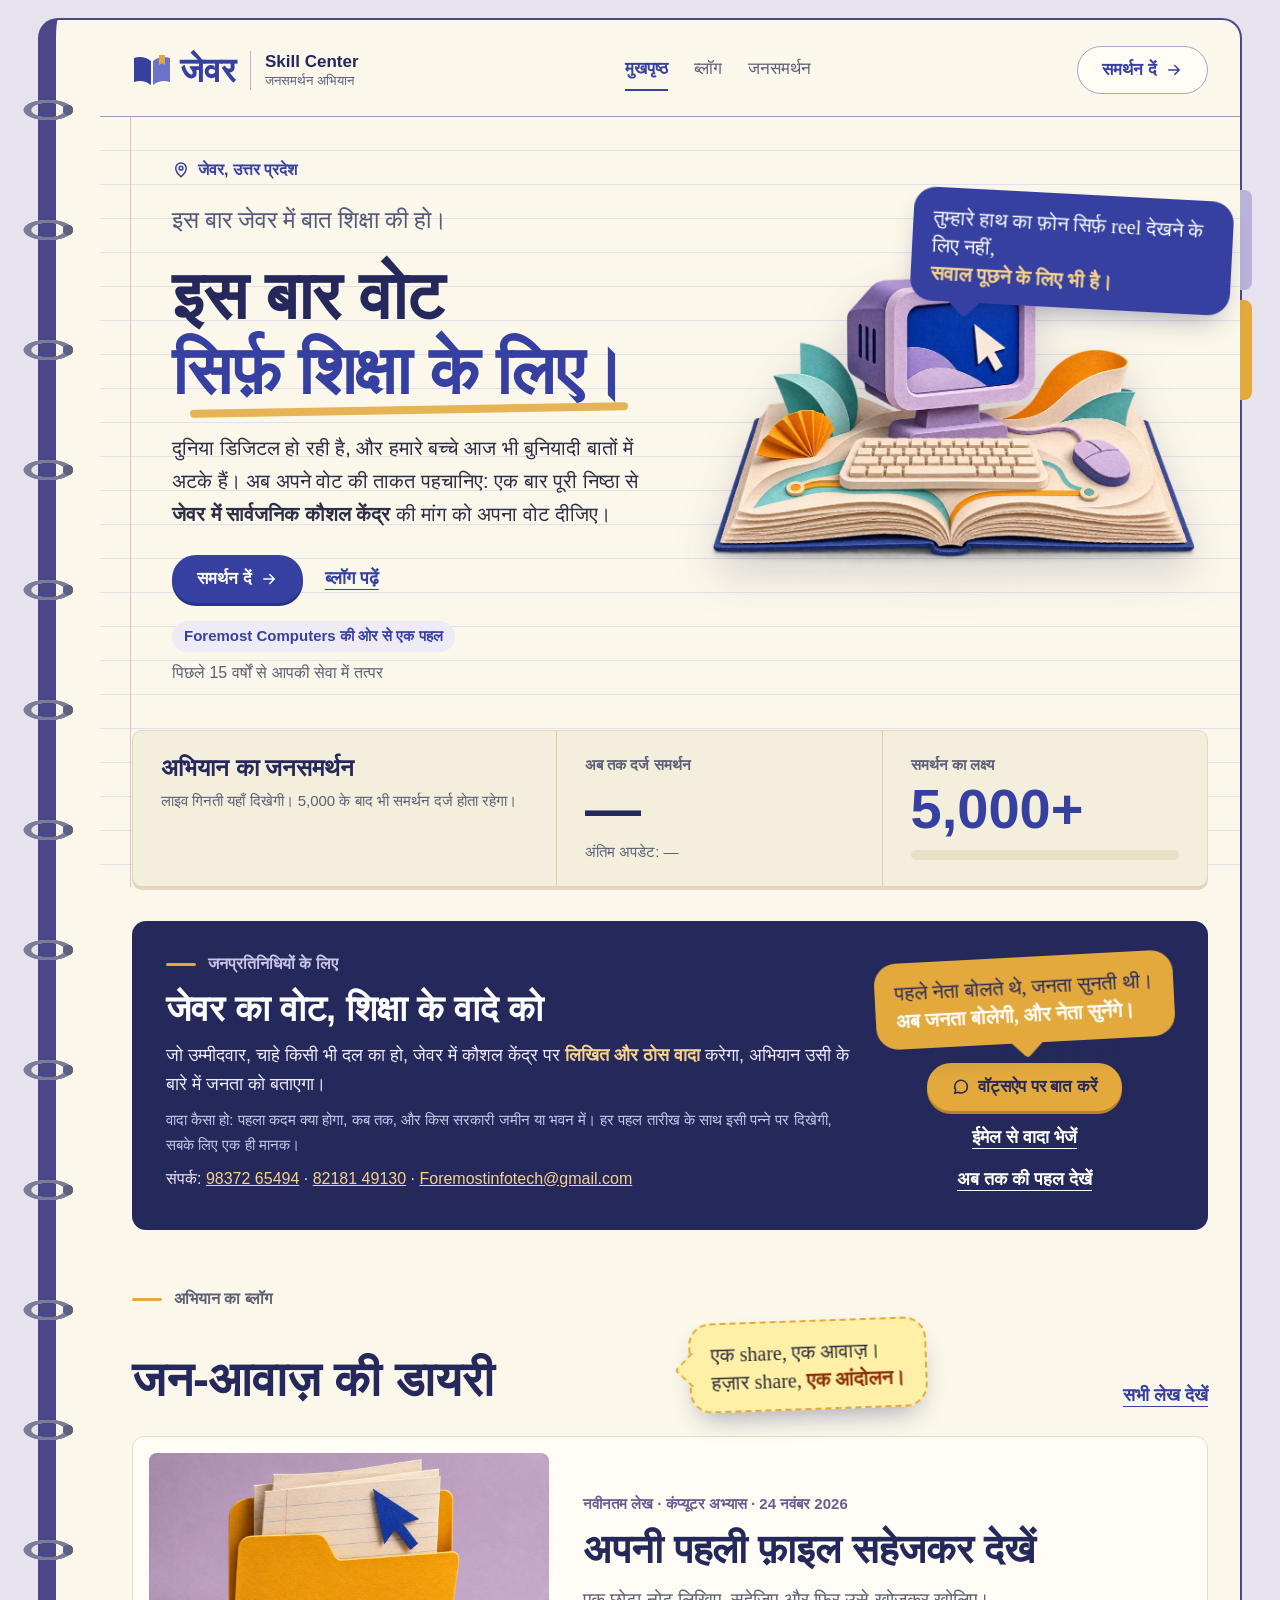
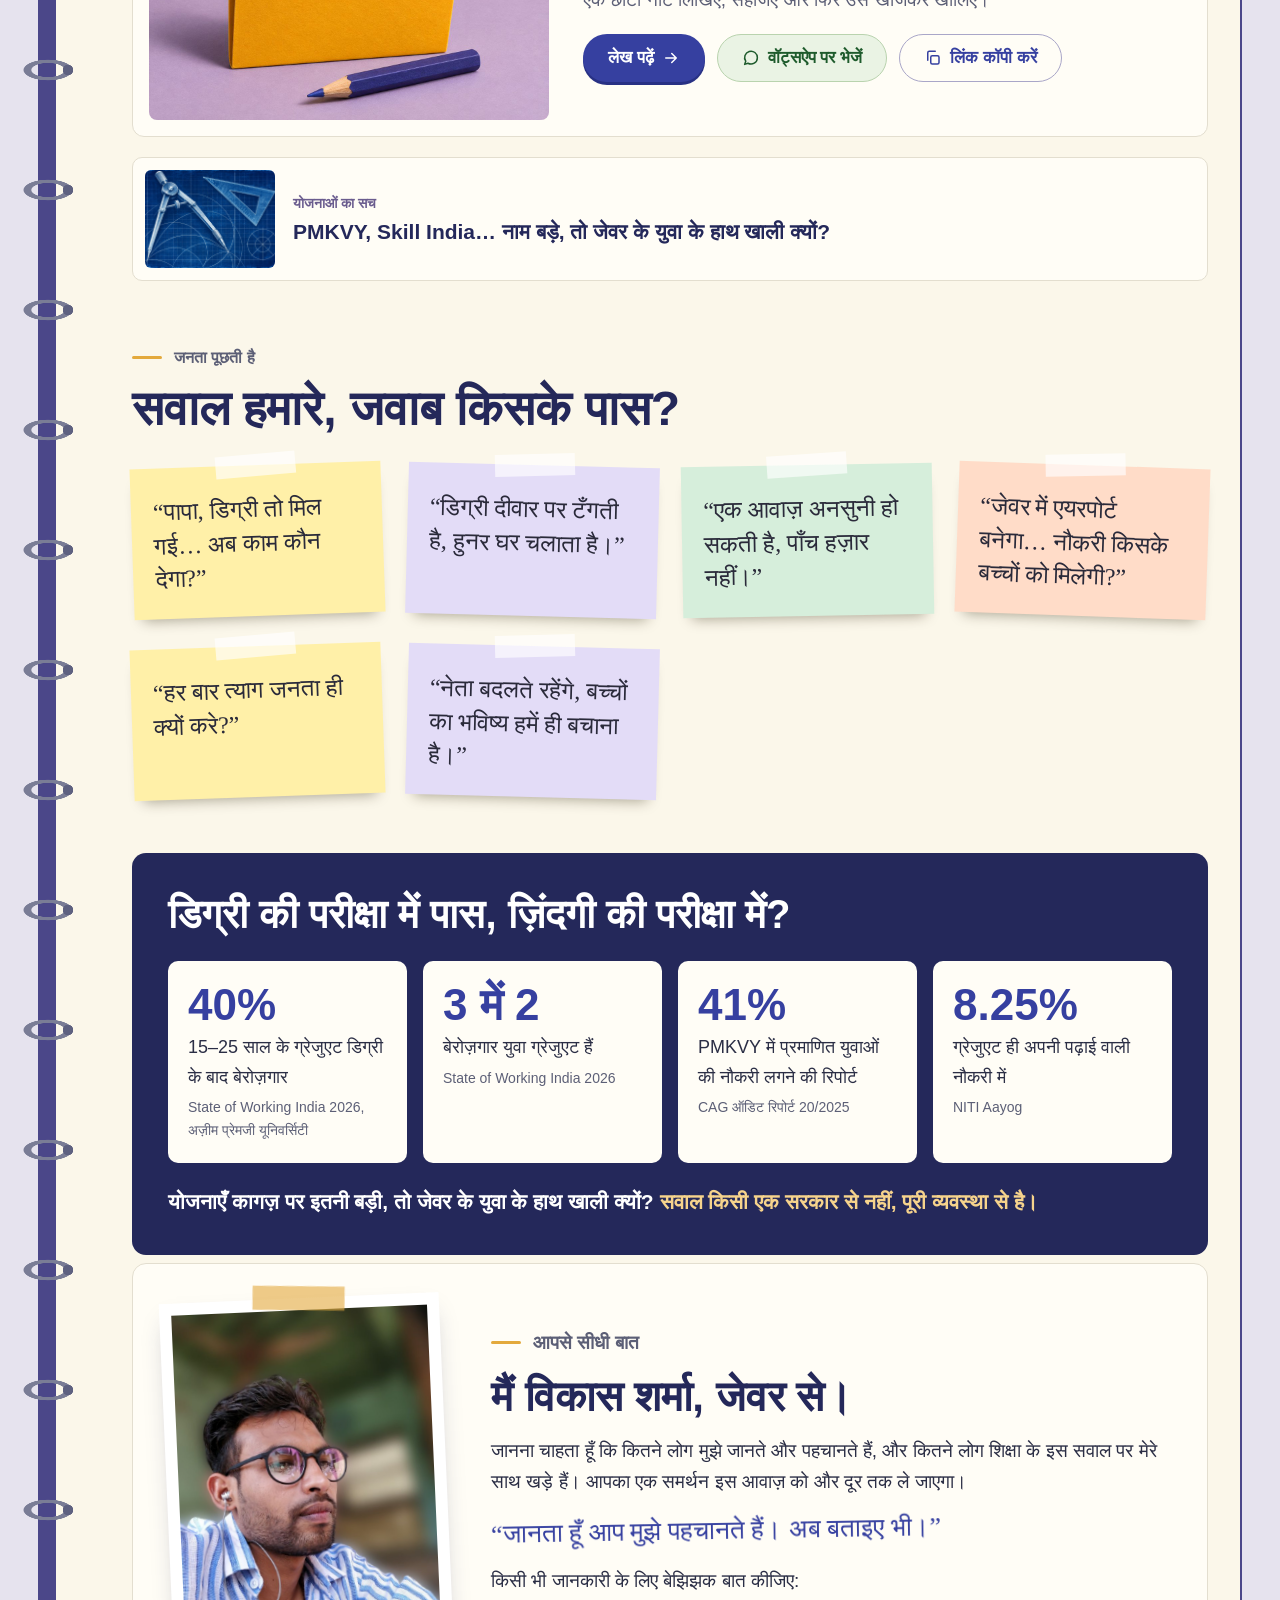
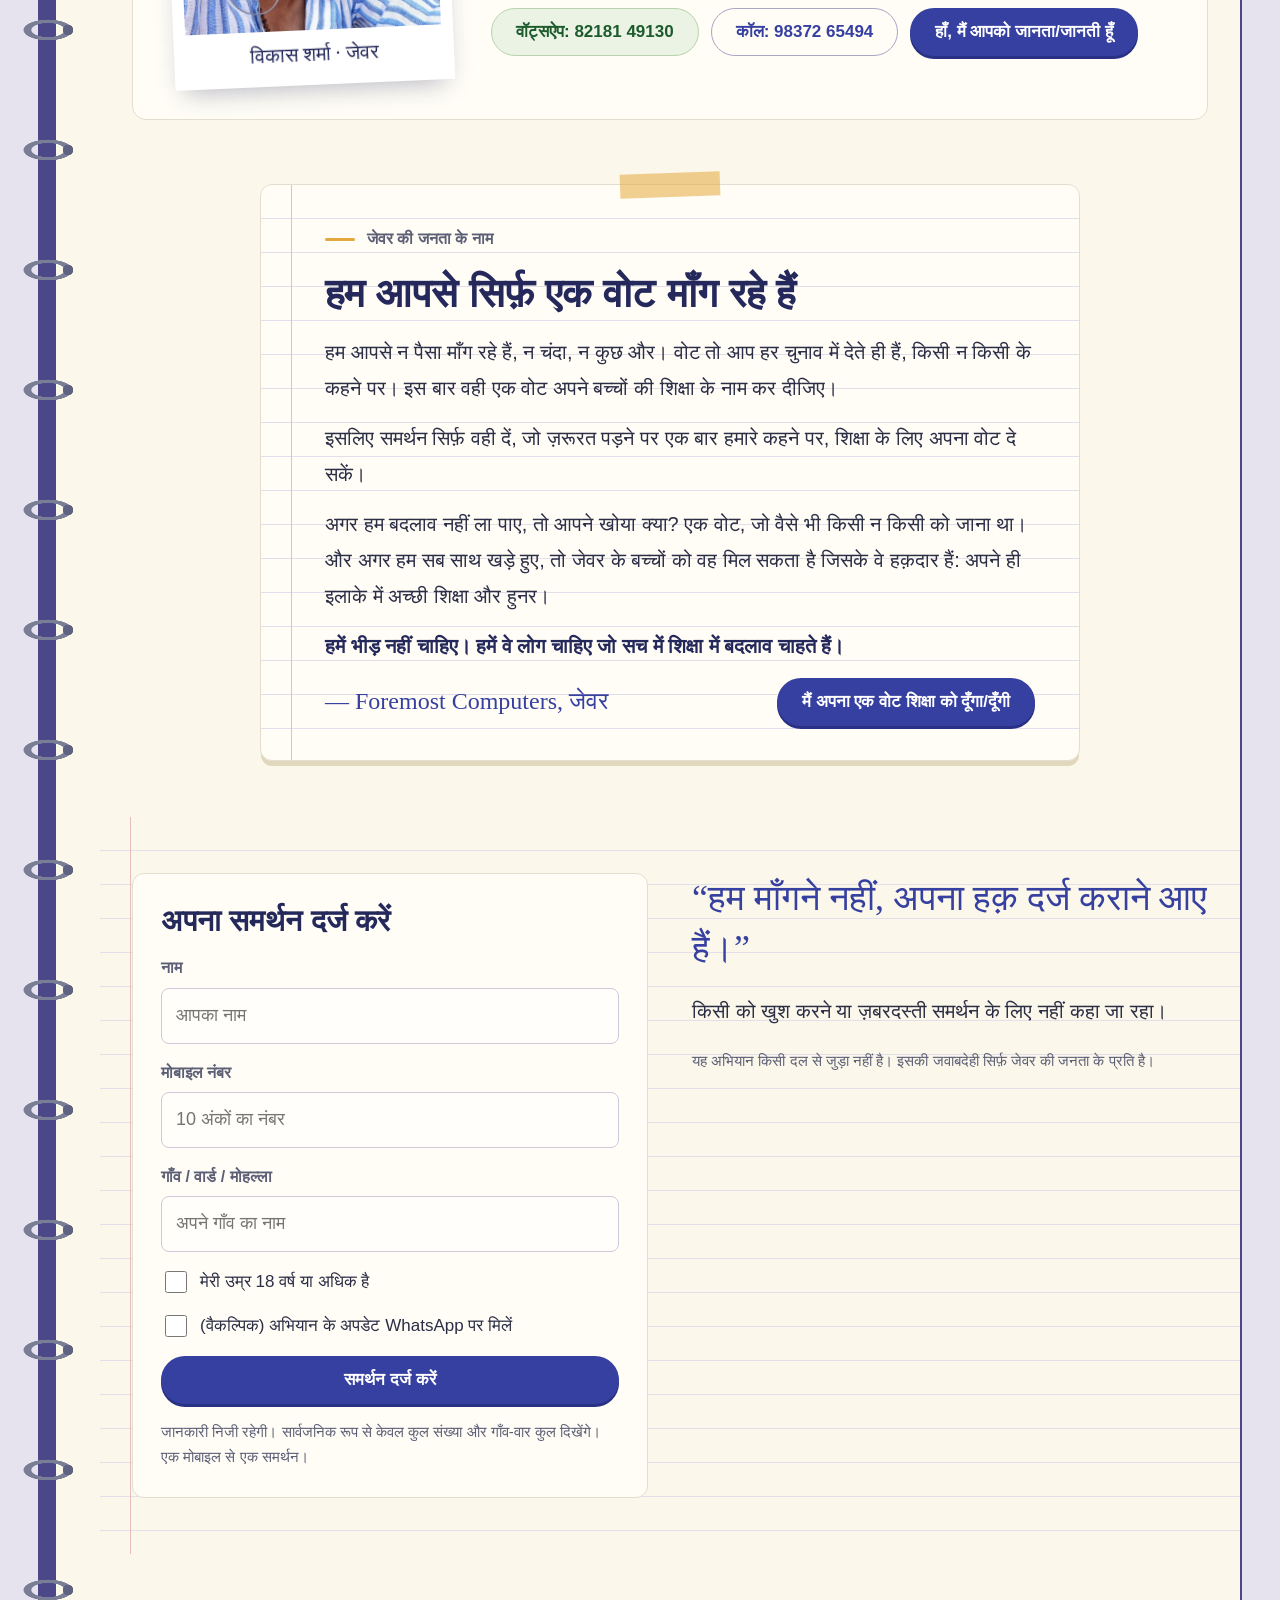
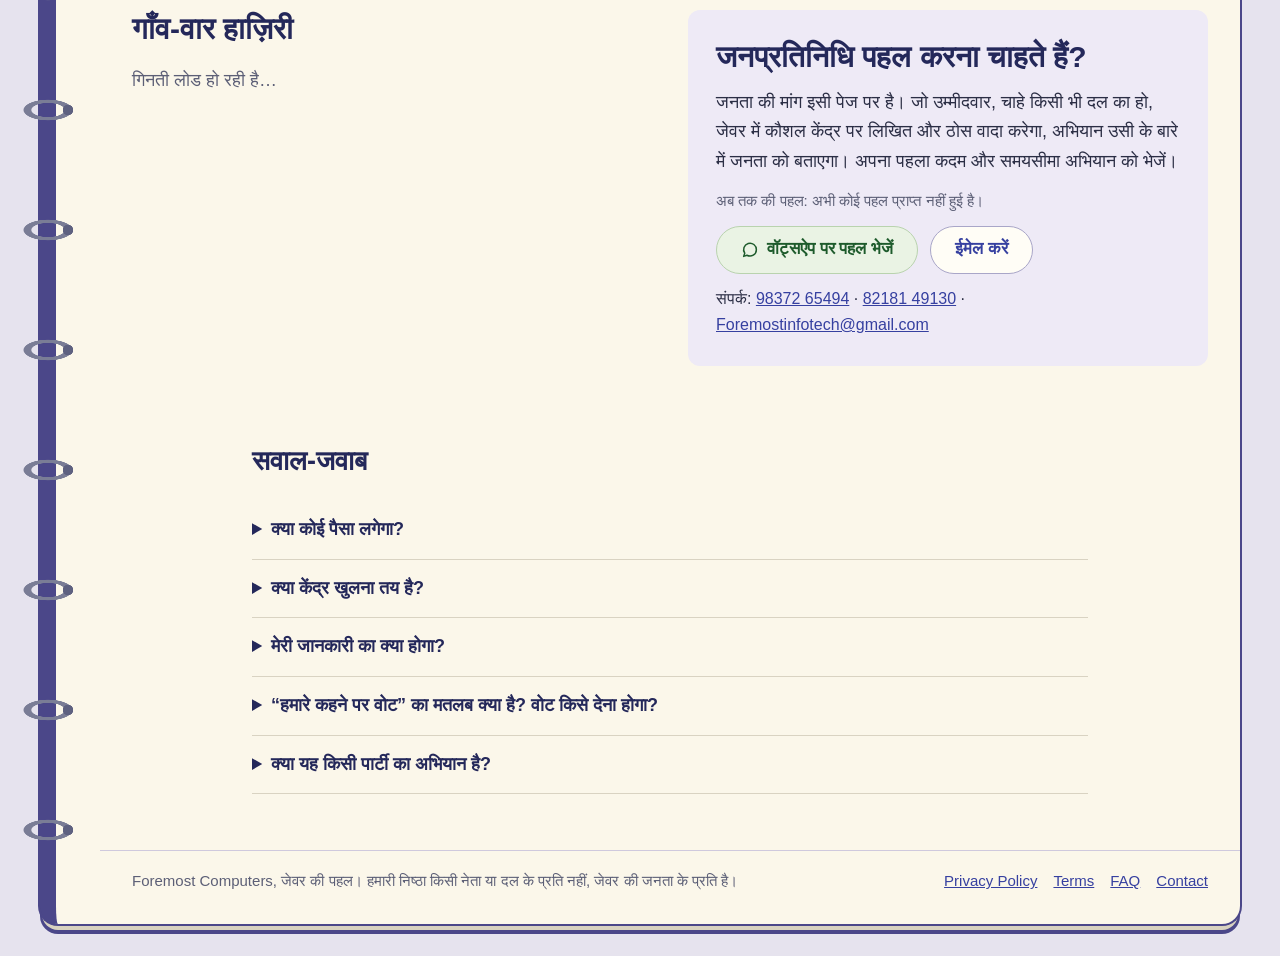
<file: index.html>
<!doctype html>
<html lang="hi">
<head>
<meta charset="utf-8">
<meta name="viewport" content="width=device-width, initial-scale=1">
<meta http-equiv="Content-Security-Policy" content="default-src 'self'; script-src 'self'; style-src 'self' 'unsafe-inline' https://fonts.googleapis.com; font-src https://fonts.gstatic.com; img-src 'self' data: blob: https://czkkfprkhjdxjcgrgpqh.supabase.co; connect-src 'self' https://czkkfprkhjdxjcgrgpqh.supabase.co; object-src 'none'; base-uri 'self'; form-action 'self'; frame-src 'none'">
<meta name="referrer" content="strict-origin-when-cross-origin">
<link rel="icon" href="assets/img/favicon.svg" type="image/svg+xml">
<title>इस बार वोट सिर्फ़ शिक्षा के लिए | जेवर कौशल अभियान</title>
<meta name="description" content="जेवर और आसपास के युवाओं के लिए सार्वजनिक कौशल केंद्र की मांग। अपना समर्थन दर्ज करें, लक्ष्य 5,000+ समर्थक।">
<meta property="og:type" content="website">
<meta property="og:title" content="इस बार वोट सिर्फ़ शिक्षा के लिए।">
<meta property="og:description" content="जेवर में सार्वजनिक कौशल केंद्र की मांग का साथ दें। लक्ष्य 5,000+ समर्थक।">
<meta property="og:image" content="https://vickie-devil.github.io/jewar-kaushal/assets/img/kitab-shahar.jpg">
<meta property="og:url" content="https://vickie-devil.github.io/jewar-kaushal/">
<link rel="preconnect" href="https://fonts.googleapis.com">
<link href="https://fonts.googleapis.com/css2?family=Hind:wght@400;600;700&family=Kalam:wght@400&display=swap" rel="stylesheet">
<link rel="stylesheet" href="assets/style.css?v=20261125a">
</head>
<body data-root="">
<div class="book">

<header class="site-head">
<div class="wrap">
<a class="logo" href="index.html">
<span class="logo-mark"><svg width="40" height="34" viewBox="0 0 40 34" aria-hidden="true"><path d="M2 5c6-2 12-1 17 3v24c-5-4-11-5-17-3z" fill="#3640A0"/><path d="M38 5c-6-2-12-1-17 3v24c5-4 11-5 17-3z" fill="#6B73C9"/><path d="M27 2h6v10l-3-2-3 2z" fill="#E3A93C"/></svg>जेवर</span>
<span class="logo-text"><b>Skill Center</b><span>जनसमर्थन अभियान</span></span>
</a>
<nav class="site-nav" aria-label="मुख्य मेनू">
<a href="index.html" aria-current="page">मुखपृष्ठ</a>
<a href="jan-awaaz.html">ब्लॉग</a>
<a href="#samarthan">जनसमर्थन</a>
</nav>
<a class="btn btn-outline" href="#samarthan">समर्थन दें <svg viewBox="0 0 24 24" fill="none" stroke="currentColor" stroke-width="2" stroke-linecap="round" aria-hidden="true"><path d="M5 12h14M13 6l6 6-6 6"/></svg></a>
</div>
</header>

<main>
<section class="hero ruled" id="maang">
<div class="wrap hero-grid">
<div class="hero-copy">
<p class="place"><svg width="18" height="18" viewBox="0 0 24 24" fill="none" stroke="currentColor" stroke-width="2" aria-hidden="true"><path d="M12 21s-7-6.2-7-11.5A7 7 0 0 1 19 9.5C19 14.8 12 21 12 21z"/><circle cx="12" cy="9.5" r="2.5"/></svg>जेवर, उत्तर प्रदेश</p>
<p class="hero-kick">इस बार जेवर में बात शिक्षा की हो।</p>
<h1>इस बार वोट<br><span class="accent">सिर्फ़ शिक्षा के लिए।</span></h1>
<p class="lead">दुनिया डिजिटल हो रही है, और हमारे बच्चे आज भी बुनियादी बातों में अटके हैं। अब अपने वोट की ताकत पहचानिए: एक बार पूरी निष्ठा से <b>जेवर में सार्वजनिक कौशल केंद्र</b> की मांग को अपना वोट दीजिए।</p>
<div class="actions">
<a class="btn btn-primary" href="#samarthan">समर्थन दें <svg viewBox="0 0 24 24" fill="none" stroke="currentColor" stroke-width="2" stroke-linecap="round" aria-hidden="true"><path d="M5 12h14M13 6l6 6-6 6"/></svg></a>
<a class="textlink" href="#jan-awaaz">ब्लॉग पढ़ें</a>
</div>
<p class="brandline"><b>Foremost Computers की ओर से एक पहल</b><span>पिछले 15 वर्षों से आपकी सेवा में तत्पर</span></p>
</div>
<div class="hero-art">
<p class="bubble b-hero">तुम्हारे हाथ का फ़ोन सिर्फ़ reel देखने के लिए नहीं,<br><b>सवाल पूछने के लिए भी है।</b></p>
<img src="assets/img/hero-kitab-computer.webp" width="1100" height="733" alt="खुली किताब पर बना कंप्यूटर, कीबोर्ड और माउस: पढ़ाई से हुनर तक">
</div>
</div>
<div class="wrap">
<div class="tally" aria-live="polite">
<div>
<h2>अभियान का जनसमर्थन</h2>
<p class="small" data-goal-note>लाइव गिनती यहाँ दिखेगी। 5,000 के बाद भी समर्थन दर्ज होता रहेगा।</p>
</div>
<div>
<p class="label">अब तक दर्ज समर्थन</p>
<p class="num" data-total>—</p>
<p class="small">अंतिम अपडेट: <span data-last>—</span></p>
</div>
<div>
<p class="label">समर्थन का लक्ष्य</p>
<p class="num goal">5,000+</p>
<div class="bar" aria-hidden="true"><span data-bar></span></div>
</div>
</div>
</div>
</section>

<section class="leader-band" aria-labelledby="leader-title">
<div class="wrap">
<div class="leader">
<div>
<p class="kicker">जनप्रतिनिधियों के लिए</p>
<h2 id="leader-title">जेवर का वोट, शिक्षा के वादे को</h2>
<p>जो उम्मीदवार, चाहे किसी भी दल का हो, जेवर में कौशल केंद्र पर <b>लिखित और ठोस वादा</b> करेगा, अभियान उसी के बारे में जनता को बताएगा।</p>
<p class="small">वादा कैसा हो: पहला कदम क्या होगा, कब तक, और किस सरकारी जमीन या भवन में। हर पहल तारीख के साथ इसी पन्ने पर दिखेगी, सबके लिए एक ही मानक।</p>
<p class="contact-line">संपर्क: <a href="tel:+919837265494">98372 65494</a> · <a href="tel:+918218149130">82181 49130</a> · <a href="mailto:Foremostinfotech@gmail.com">Foremostinfotech@gmail.com</a></p>
</div>
<div class="leader-acts">
<p class="bubble b-leader">पहले नेता बोलते थे, जनता सुनती थी।<br><b>अब जनता बोलेगी, और नेता सुनेंगे।</b></p>
<a class="btn btn-primary" href="https://wa.me/918218149130?text=%E0%A4%A8%E0%A4%AE%E0%A4%B8%E0%A5%8D%E0%A4%A4%E0%A5%87%2C%20%E0%A4%AE%E0%A5%88%E0%A4%82%20%E0%A4%9C%E0%A5%87%E0%A4%B5%E0%A4%B0%20%E0%A4%95%E0%A5%8C%E0%A4%B6%E0%A4%B2%20%E0%A4%85%E0%A4%AD%E0%A4%BF%E0%A4%AF%E0%A4%BE%E0%A4%A8%20%28Skill%20Center%29%20%E0%A4%95%E0%A5%87%20%E0%A4%AC%E0%A4%BE%E0%A4%B0%E0%A5%87%20%E0%A4%AE%E0%A5%87%E0%A4%82%20%E0%A4%AC%E0%A4%BE%E0%A4%A4%20%E0%A4%95%E0%A4%B0%E0%A4%A8%E0%A4%BE%20%E0%A4%9A%E0%A4%BE%E0%A4%B9%E0%A4%A4%E0%A4%BE/%E0%A4%9A%E0%A4%BE%E0%A4%B9%E0%A4%A4%E0%A5%80%20%E0%A4%B9%E0%A5%82%E0%A4%81%E0%A5%A4" target="_blank" rel="noopener"><svg viewBox="0 0 24 24" fill="none" stroke="currentColor" stroke-width="2" stroke-linecap="round" stroke-linejoin="round" aria-hidden="true"><path d="M20.5 11.6a8.5 8.5 0 0 1-12.6 7.4L3.5 20.5l1.5-4.3a8.5 8.5 0 1 1 15.5-4.6z"/></svg>वॉट्सऐप पर बात करें</a>
<a class="textlink" href="mailto:Foremostinfotech@gmail.com">ईमेल से वादा भेजें</a>
<a class="textlink" href="#pahal">अब तक की पहल देखें</a>
</div>
</div>
</div>
</section>

<section class="section" id="jan-awaaz">
<div class="wrap">
<p class="kicker">अभियान का ब्लॉग</p>
<div class="sec-head"><h2>जन-आवाज़ की डायरी</h2><p class="bubble b-diary">एक share, एक आवाज़।<br>हज़ार share, <b>एक आंदोलन।</b></p><a class="textlink" href="jan-awaaz.html">सभी लेख देखें</a></div>
<div id="latest-post"><noscript><p><a href="jan-awaaz.html">सभी लेख देखें</a></p></noscript></div>
<div class="more" id="more-posts" data-limit="2"></div>
</div>
</section>

<section class="section" style="padding-top:8px">
<div class="wrap">
<p class="kicker">जनता पूछती है</p>
<div class="sec-head"><h2>सवाल हमारे, जवाब किसके पास?</h2></div>
<div class="notes">
<p class="note">“पापा, डिग्री तो मिल गई… अब काम कौन देगा?”</p>
<p class="note">“डिग्री दीवार पर टँगती है, हुनर घर चलाता है।”</p>
<p class="note">“एक आवाज़ अनसुनी हो सकती है, पाँच हज़ार नहीं।”</p>
<p class="note">“जेवर में एयरपोर्ट बनेगा… नौकरी किसके बच्चों को मिलेगी?”</p>
<p class="note">“हर बार त्याग जनता ही क्यों करे?”</p>
<p class="note">“नेता बदलते रहेंगे, बच्चों का भविष्य हमें ही बचाना है।”</p>
</div>
</div>
</section>

<section id="kyon">
<div class="facts">
<h2>डिग्री की परीक्षा में पास, ज़िंदगी की परीक्षा में?</h2>
<div class="fact-grid">
<div class="fact"><b>40%</b><p style="margin:0">15–25 साल के ग्रेजुएट डिग्री के बाद बेरोज़गार</p><span>State of Working India 2026, अज़ीम प्रेमजी यूनिवर्सिटी</span></div>
<div class="fact"><b>3 में 2</b><p style="margin:0">बेरोज़गार युवा ग्रेजुएट हैं</p><span>State of Working India 2026</span></div>
<div class="fact"><b>41%</b><p style="margin:0">PMKVY में प्रमाणित युवाओं की नौकरी लगने की रिपोर्ट</p><span>CAG ऑडिट रिपोर्ट 20/2025</span></div>
<div class="fact"><b>8.25%</b><p style="margin:0">ग्रेजुएट ही अपनी पढ़ाई वाली नौकरी में</p><span>NITI Aayog</span></div>
</div>
<p class="question">योजनाएँ कागज़ पर इतनी बड़ी, तो जेवर के युवा के हाथ खाली क्यों? <em>सवाल किसी एक सरकार से नहीं, पूरी व्यवस्था से है।</em></p>
</div>
</section>

<section class="section" id="parichay" style="padding-top:8px">
<div class="wrap">
<div class="intro">
<figure class="polaroid"><img src="assets/img/vikash-sharma.jpg" width="720" height="900" alt="विकास शर्मा" loading="lazy"><figcaption>विकास शर्मा · जेवर</figcaption></figure>
<div class="intro-text">
<p class="kicker">आपसे सीधी बात</p>
<h2>मैं विकास शर्मा, जेवर से।</h2>
<p>जानना चाहता हूँ कि कितने लोग मुझे जानते और पहचानते हैं, और कितने लोग शिक्षा के इस सवाल पर मेरे साथ खड़े हैं। आपका एक समर्थन इस आवाज़ को और दूर तक ले जाएगा।</p>
<p class="scrawl">“जानता हूँ आप मुझे पहचानते हैं। अब बताइए भी।”</p>
<p>किसी भी जानकारी के लिए बेझिझक बात कीजिए:</p>
<div class="chips">
<a class="btn btn-wa" href="https://wa.me/918218149130" target="_blank" rel="noopener">वॉट्सऐप: 82181 49130</a>
<a class="btn btn-outline" href="tel:+919837265494">कॉल: 98372 65494</a>
<a class="btn btn-primary" href="#samarthan">हाँ, मैं आपको जानता/जानती हूँ</a>
</div>
</div>
</div>
</div>
</section>

<section class="section" id="ek-vote" style="padding-top:8px">
<div class="wrap">
<article class="letter ruled">
<p class="kicker">जेवर की जनता के नाम</p>
<h2>हम आपसे सिर्फ़ एक वोट माँग रहे हैं</h2>
<p>हम आपसे न पैसा माँग रहे हैं, न चंदा, न कुछ और। वोट तो आप हर चुनाव में देते ही हैं, किसी न किसी के कहने पर। इस बार वही एक वोट अपने बच्चों की शिक्षा के नाम कर दीजिए।</p>
<p>इसलिए समर्थन सिर्फ़ वही दें, जो ज़रूरत पड़ने पर एक बार हमारे कहने पर, शिक्षा के लिए अपना वोट दे सकें।</p>
<p>अगर हम बदलाव नहीं ला पाए, तो आपने खोया क्या? एक वोट, जो वैसे भी किसी न किसी को जाना था। और अगर हम सब साथ खड़े हुए, तो जेवर के बच्चों को वह मिल सकता है जिसके वे हक़दार हैं: अपने ही इलाके में अच्छी शिक्षा और हुनर।</p>
<p class="strong">हमें भीड़ नहीं चाहिए। हमें वे लोग चाहिए जो सच में शिक्षा में बदलाव चाहते हैं।</p>
<div class="letter-foot">
<p class="sign">— Foremost Computers, जेवर</p>
<a class="btn btn-primary" href="#samarthan">मैं अपना एक वोट शिक्षा को दूँगा/दूँगी</a>
</div>
</article>
</div>
</section>

<section class="section ruled" id="samarthan">
<div class="wrap join">
<div>
<form class="card-form" id="support-form" novalidate>
<div class="hp" aria-hidden="true"><label>वेबसाइट<input name="website" type="text" tabindex="-1" autocomplete="off"></label></div>
<h2>अपना समर्थन दर्ज करें</h2>
<label class="field">नाम<input name="name" type="text" autocomplete="name" maxlength="60" placeholder="आपका नाम" required></label>
<label class="field">मोबाइल नंबर<input name="mobile" type="tel" inputmode="numeric" autocomplete="tel" maxlength="14" placeholder="10 अंकों का नंबर" required></label>
<label class="field">गाँव / वार्ड / मोहल्ला<input name="village" type="text" maxlength="60" placeholder="अपने गाँव का नाम" required></label>
<label class="check"><input name="adult" type="checkbox" required>मेरी उम्र 18 वर्ष या अधिक है</label>
<label class="check"><input name="updates" type="checkbox">(वैकल्पिक) अभियान के अपडेट WhatsApp पर मिलें</label>
<button class="btn btn-primary" type="submit">समर्थन दर्ज करें</button>
<p class="msg" id="support-msg" role="status" hidden></p>
<p class="small" style="margin:0">जानकारी निजी रहेगी। सार्वजनिक रूप से केवल कुल संख्या और गाँव-वार कुल दिखेंगे। एक मोबाइल से एक समर्थन।</p>
</form>
<div class="card-form thanks" id="support-thanks" hidden>
<h2>धन्यवाद! आपका समर्थन दर्ज हो गया।</h2>
<p style="margin:0">अब यह मांग अपने परिवार और गाँव तक पहुँचाइए। जितने ज़्यादा लोग, उतनी मज़बूत आवाज़।</p>
<a class="btn btn-wa" data-share="wa" href="#">वॉट्सऐप पर भेजें</a>
</div>
</div>
<div class="pledge">
<p class="q">“हम माँगने नहीं, अपना हक़ दर्ज कराने आए हैं।”</p>
<p>किसी को खुश करने या ज़बरदस्ती समर्थन के लिए नहीं कहा जा रहा।</p>
<p class="small">यह अभियान किसी दल से जुड़ा नहीं है। इसकी जवाबदेही सिर्फ़ जेवर की जनता के प्रति है।</p>
</div>
</div>
</section>

<section class="section" id="pahal">
<div class="wrap split">
<div>
<h2>गाँव-वार हाज़िरी</h2>
<div data-villages><p class="empty">गिनती लोड हो रही है…</p></div>
</div>
<div class="boxed">
<h2 style="margin:0">जनप्रतिनिधि पहल करना चाहते हैं?</h2>
<p>जनता की मांग इसी पेज पर है। जो उम्मीदवार, चाहे किसी भी दल का हो, जेवर में कौशल केंद्र पर लिखित और ठोस वादा करेगा, अभियान उसी के बारे में जनता को बताएगा। अपना पहला कदम और समयसीमा अभियान को भेजें।</p>
<p class="small">अब तक की पहल: अभी कोई पहल प्राप्त नहीं हुई है।</p>
<div class="chips"><a class="btn btn-wa" href="https://wa.me/918218149130?text=%E0%A4%A8%E0%A4%AE%E0%A4%B8%E0%A5%8D%E0%A4%A4%E0%A5%87%2C%20%E0%A4%AE%E0%A5%88%E0%A4%82%20%E0%A4%9C%E0%A5%87%E0%A4%B5%E0%A4%B0%20%E0%A4%95%E0%A5%8C%E0%A4%B6%E0%A4%B2%20%E0%A4%85%E0%A4%AD%E0%A4%BF%E0%A4%AF%E0%A4%BE%E0%A4%A8%20%28Skill%20Center%29%20%E0%A4%95%E0%A5%87%20%E0%A4%AC%E0%A4%BE%E0%A4%B0%E0%A5%87%20%E0%A4%AE%E0%A5%87%E0%A4%82%20%E0%A4%AC%E0%A4%BE%E0%A4%A4%20%E0%A4%95%E0%A4%B0%E0%A4%A8%E0%A4%BE%20%E0%A4%9A%E0%A4%BE%E0%A4%B9%E0%A4%A4%E0%A4%BE/%E0%A4%9A%E0%A4%BE%E0%A4%B9%E0%A4%A4%E0%A5%80%20%E0%A4%B9%E0%A5%82%E0%A4%81%E0%A5%A4" target="_blank" rel="noopener"><svg viewBox="0 0 24 24" fill="none" stroke="currentColor" stroke-width="2" stroke-linecap="round" stroke-linejoin="round" aria-hidden="true"><path d="M20.5 11.6a8.5 8.5 0 0 1-12.6 7.4L3.5 20.5l1.5-4.3a8.5 8.5 0 1 1 15.5-4.6z"/></svg>वॉट्सऐप पर पहल भेजें</a><a class="btn btn-outline" href="mailto:Foremostinfotech@gmail.com">ईमेल करें</a></div>
<p class="contact-line">संपर्क: <a href="tel:+919837265494">98372 65494</a> · <a href="tel:+918218149130">82181 49130</a> · <a href="mailto:Foremostinfotech@gmail.com">Foremostinfotech@gmail.com</a></p>
</div>
</div>
</section>

<section class="section faq" id="sawal" style="padding-top:0">
<div class="narrow">
<h2>सवाल-जवाब</h2>
<details><summary>क्या कोई पैसा लगेगा?</summary><p>नहीं। समर्थन देना पूरी तरह मुफ़्त है।</p></details>
<details><summary>क्या केंद्र खुलना तय है?</summary><p>नहीं। अभी केवल मांग पर जनसमर्थन जुटाया जा रहा है। कोई कोर्स, फ़ीस, दाखिला या तारीख घोषित नहीं है।</p></details>
<details id="nijta"><summary>मेरी जानकारी का क्या होगा?</summary><p>आपका नाम और मोबाइल नंबर किसी को नहीं दिखाया जाएगा, न बेचा या दिया जाएगा। सार्वजनिक रूप से सिर्फ़ कुल संख्या और गाँव-वार कुल दिखते हैं। अपडेट सिर्फ़ तभी भेजे जाएँगे जब आपने सहमति दी हो। अपना डेटा हटवाने के लिए <a href="contact.html">संपर्क करें</a>। पूरी जानकारी: <a href="privacy.html">Privacy Policy</a>।</p></details>
<details><summary>“हमारे कहने पर वोट” का मतलब क्या है? वोट किसे देना होगा?</summary><p>जो उम्मीदवार, चाहे किसी भी दल का हो, जेवर में कौशल केंद्र पर लिखित और ठोस वादा करेगा, अभियान उसी के बारे में जनता को बताएगा। फ़ैसला वादे के आधार पर होगा, दल के आधार पर नहीं। वोट हमेशा आपका अपना है।</p></details>
<details><summary>क्या यह किसी पार्टी का अभियान है?</summary><p>नहीं। यह Foremost Computers की ओर से जनता की एक पहल है। हमारी निष्ठा किसी नेता या दल के प्रति नहीं, जेवर की जनता के प्रति है।</p></details>
</div>
</section>
</main>

<footer class="site-foot">
<div class="wrap">
<p>Foremost Computers, जेवर की पहल। हमारी निष्ठा किसी नेता या दल के प्रति नहीं, जेवर की जनता के प्रति है।</p>
<nav aria-label="Footer"><a href="privacy.html">Privacy Policy</a><a href="terms.html">Terms</a><a href="index.html#sawal">FAQ</a><a href="contact.html">Contact</a></nav>
</div>
</footer>
</div>

<script src="assets/vendor/supabase-2.119.2.js"></script>
<script src="assets/config.js?v=20261125a"></script>
<script src="assets/posts.js?v=20261125a"></script>
<script src="assets/home.js?v=20261125a"></script>
<script src="assets/app.js?v=20261125a"></script>
</body>
</html>
</file>
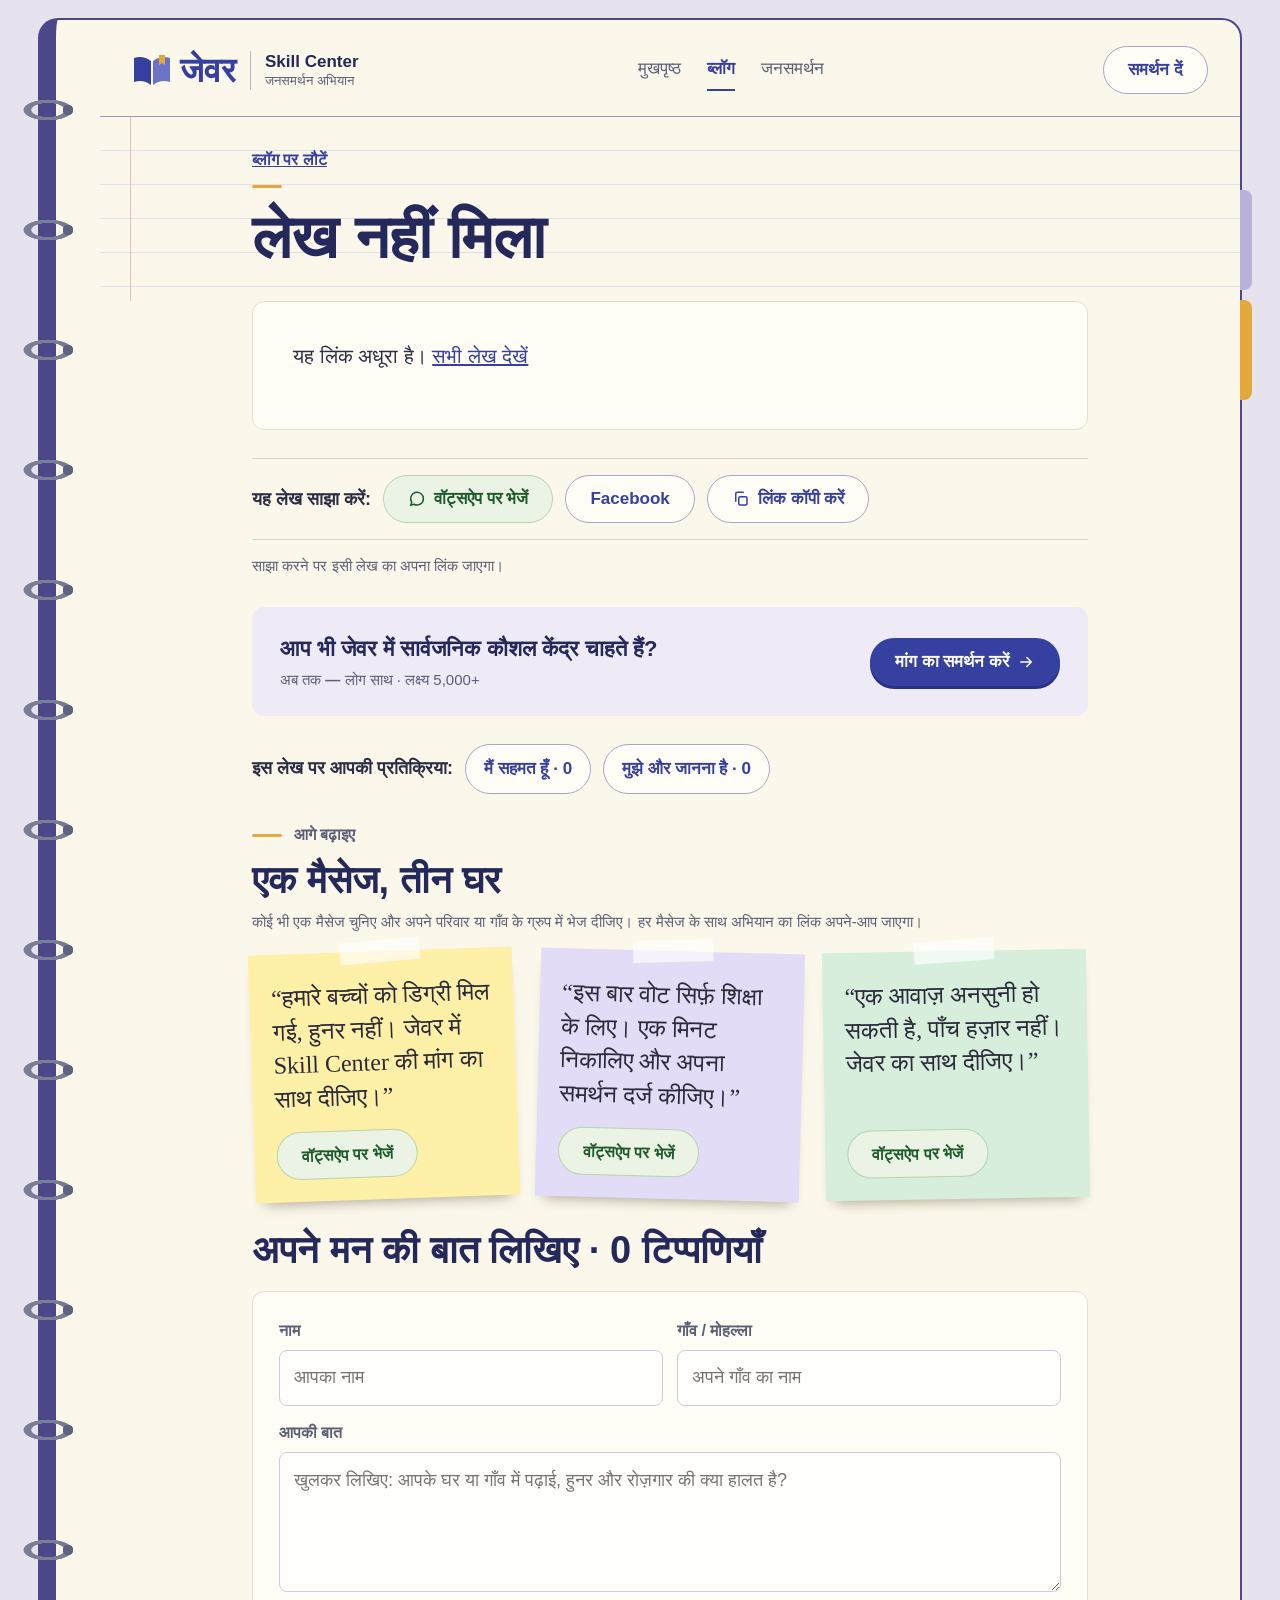
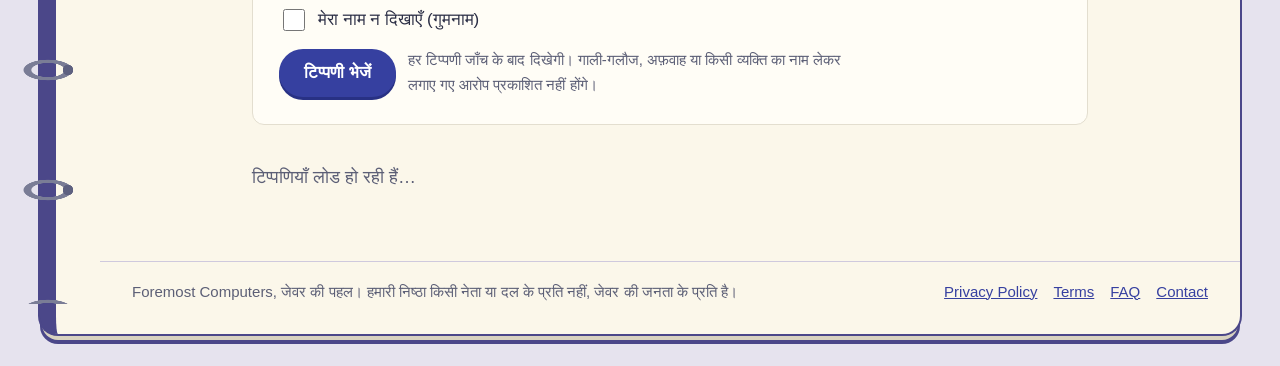
<file: lekh/index.html>
<!doctype html>
<html lang="hi">
<head>
<meta charset="utf-8">
<meta name="viewport" content="width=device-width, initial-scale=1">
<meta http-equiv="Content-Security-Policy" content="default-src 'self'; script-src 'self'; style-src 'self' 'unsafe-inline' https://fonts.googleapis.com; font-src https://fonts.gstatic.com; img-src 'self' data: blob: https://czkkfprkhjdxjcgrgpqh.supabase.co; connect-src 'self' https://czkkfprkhjdxjcgrgpqh.supabase.co; object-src 'none'; base-uri 'self'; form-action 'self'; frame-src 'none'">
<meta name="referrer" content="strict-origin-when-cross-origin">
<link rel="icon" href="../assets/img/favicon.svg" type="image/svg+xml">
<title>जन-आवाज़ की डायरी | जेवर कौशल अभियान</title>
<meta name="description" content="हुनर और शिक्षा की बातें, जेवर से।">
<meta property="og:type" content="article">
<meta property="og:title" content="जन-आवाज़ की डायरी: जेवर कौशल अभियान">
<meta property="og:description" content="इस बार वोट सिर्फ़ शिक्षा के लिए। लेख पढ़ें और अपनी बात लिखें।">
<meta property="og:image" content="https://vickie-devil.github.io/jewar-kaushal/assets/img/kitab-shahar.jpg">
<meta name="twitter:card" content="summary_large_image">
<link rel="preconnect" href="https://fonts.googleapis.com">
<link href="https://fonts.googleapis.com/css2?family=Hind:wght@400;600;700&family=Kalam:wght@400&display=swap" rel="stylesheet">
<link rel="stylesheet" href="../assets/style.css?v=20261125a">
</head>
<body data-slug="" data-root="../">
<script src="../assets/article-slug.js?v=20261125a"></script>
<div class="book">
<header class="site-head">
<div class="wrap">
<a class="logo" href="../index.html">
<span class="logo-mark"><svg width="40" height="34" viewBox="0 0 40 34" aria-hidden="true"><path d="M2 5c6-2 12-1 17 3v24c-5-4-11-5-17-3z" fill="#3640A0"/><path d="M38 5c-6-2-12-1-17 3v24c5-4 11-5 17-3z" fill="#6B73C9"/><path d="M27 2h6v10l-3-2-3 2z" fill="#E3A93C"/></svg>जेवर</span>
<span class="logo-text"><b>Skill Center</b><span>जनसमर्थन अभियान</span></span>
</a>
<nav class="site-nav" aria-label="मुख्य मेनू">
<a href="../index.html">मुखपृष्ठ</a>
<a href="../jan-awaaz.html" aria-current="page">ब्लॉग</a>
<a href="../index.html#samarthan">जनसमर्थन</a>
</nav>
<a class="btn btn-outline" href="../index.html#samarthan">समर्थन दें</a>
</div>
</header>

<section class="post-head ruled">
<div class="narrow">
<p class="crumb"><a href="../jan-awaaz.html">ब्लॉग पर लौटें</a></p>
<p class="post-meta" id="p-meta">लेख लोड हो रहा है…</p>
<h1 id="p-title">&nbsp;</h1>
<p class="sub" id="p-sub" hidden></p>
</div>
</section>

<main class="post-main">
<div class="narrow">
<img class="post-cover" id="p-cover" alt="" hidden>
<article class="article" id="p-body"><p class="empty">लेख लोड हो रहा है…</p></article>

<section class="chips share" aria-label="यह लेख साझा करें">
<b>यह लेख साझा करें:</b>
<a class="btn btn-wa" data-share="wa" data-text="यह लेख पढ़िए:" href="#"><svg viewBox="0 0 24 24" fill="none" stroke="currentColor" stroke-width="2" stroke-linecap="round" stroke-linejoin="round" aria-hidden="true"><path d="M20.5 11.6a8.5 8.5 0 0 1-12.6 7.4L3.5 20.5l1.5-4.3a8.5 8.5 0 1 1 15.5-4.6z"/></svg>वॉट्सऐप पर भेजें</a>
<button class="btn btn-outline" type="button" data-share="native"><svg viewBox="0 0 24 24" fill="none" stroke="currentColor" stroke-width="2" stroke-linecap="round" aria-hidden="true"><circle cx="18" cy="5" r="3"/><circle cx="6" cy="12" r="3"/><circle cx="18" cy="19" r="3"/><path d="M8.6 13.5l6.8 4M15.4 6.5l-6.8 4"/></svg>साझा करें</button>
<a class="btn btn-outline" data-share="fb" href="#">Facebook</a>
<button class="btn btn-outline" type="button" data-share="copy"><svg viewBox="0 0 24 24" fill="none" stroke="currentColor" stroke-width="2" stroke-linecap="round" stroke-linejoin="round" aria-hidden="true"><rect x="9" y="9" width="11" height="11" rx="2"/><path d="M5 15V5a2 2 0 0 1 2-2h8"/></svg>लिंक कॉपी करें</button>
</section>
<p class="share-note">साझा करने पर इसी लेख का अपना लिंक जाएगा।</p>

<section class="cta-band">
<p style="font-size:22px;font-weight:700">आप भी जेवर में सार्वजनिक कौशल केंद्र चाहते हैं? <span class="small" style="display:block;font-weight:400">अब तक <b data-total>—</b> लोग साथ · लक्ष्य 5,000+</span></p>
<a class="btn btn-primary" href="../index.html#samarthan">मांग का समर्थन करें <svg viewBox="0 0 24 24" fill="none" stroke="currentColor" stroke-width="2" stroke-linecap="round" aria-hidden="true"><path d="M5 12h14M13 6l6 6-6 6"/></svg></a>
</section>

<section class="chips" aria-label="इस लेख पर प्रतिक्रिया">
<b>इस लेख पर आपकी प्रतिक्रिया:</b>
<button class="chip" type="button" data-react="agree">मैं सहमत हूँ · <span data-n>0</span></button>
<button class="chip" type="button" data-react="know_more">मुझे और जानना है · <span data-n>0</span></button>
</section>

<section class="spread" aria-labelledby="spread-title">
<p class="kicker">आगे बढ़ाइए</p>
<h2 id="spread-title">एक मैसेज, तीन घर</h2>
<p class="small" style="margin:0 0 16px">कोई भी एक मैसेज चुनिए और अपने परिवार या गाँव के ग्रुप में भेज दीजिए। हर मैसेज के साथ अभियान का लिंक अपने-आप जाएगा।</p>
<div class="spread-grid">
<figure class="note"><blockquote>“हमारे बच्चों को डिग्री मिल गई, हुनर नहीं। जेवर में Skill Center की मांग का साथ दीजिए।”</blockquote><a class="btn btn-wa" data-share="wa" data-url="../index.html" data-text="हमारे बच्चों को डिग्री मिल गई, हुनर नहीं। जेवर में Skill Center की मांग का साथ दीजिए:" href="#">वॉट्सऐप पर भेजें</a></figure>
<figure class="note"><blockquote>“इस बार वोट सिर्फ़ शिक्षा के लिए। एक मिनट निकालिए और अपना समर्थन दर्ज कीजिए।”</blockquote><a class="btn btn-wa" data-share="wa" data-url="../index.html" data-text="इस बार वोट सिर्फ़ शिक्षा के लिए। एक मिनट निकालिए और अपना समर्थन दर्ज कीजिए:" href="#">वॉट्सऐप पर भेजें</a></figure>
<figure class="note"><blockquote>“एक आवाज़ अनसुनी हो सकती है, पाँच हज़ार नहीं। जेवर का साथ दीजिए।”</blockquote><a class="btn btn-wa" data-share="wa" data-url="../index.html" data-text="एक आवाज़ अनसुनी हो सकती है, पाँच हज़ार नहीं। जेवर का साथ दीजिए:" href="#">वॉट्सऐप पर भेजें</a></figure>
</div>
</section>

<section class="comments" aria-labelledby="c-title">
<h2 id="c-title">अपने मन की बात लिखिए · <span data-ccount>0</span> टिप्पणियाँ</h2>
<form class="cform" id="comment-form" novalidate>
<div class="hp" aria-hidden="true"><label>वेबसाइट<input name="website" type="text" tabindex="-1" autocomplete="off"></label></div>
<div class="replying" id="replying" hidden><span>जवाब दे रहे हैं: <b id="replying-name"></b></span><button type="button" id="reply-cancel">रद्द करें</button></div>
<div class="two">
<label class="field">नाम<input name="name" type="text" maxlength="60" placeholder="आपका नाम"></label>
<label class="field">गाँव / मोहल्ला<input name="village" type="text" maxlength="60" placeholder="अपने गाँव का नाम"></label>
</div>
<label class="field">आपकी बात<textarea name="body" maxlength="1500" placeholder="खुलकर लिखिए: आपके घर या गाँव में पढ़ाई, हुनर और रोज़गार की क्या हालत है?"></textarea></label>
<label class="check"><input name="anon" type="checkbox">मेरा नाम न दिखाएँ (गुमनाम)</label>
<div class="chips">
<button class="btn btn-primary" type="submit">टिप्पणी भेजें</button>
<p class="small" style="margin:0;max-width:460px">हर टिप्पणी जाँच के बाद दिखेगी। गाली-गलौज, अफ़वाह या किसी व्यक्ति का नाम लेकर लगाए गए आरोप प्रकाशित नहीं होंगे।</p>
</div>
<p class="msg" id="comment-msg" role="status" hidden></p>
</form>
<div class="clist" id="comment-list"><p class="empty">टिप्पणियाँ लोड हो रही हैं…</p></div>
</section>
</div>
</main>

<footer class="site-foot">
<div class="wrap">
<p>Foremost Computers, जेवर की पहल। हमारी निष्ठा किसी नेता या दल के प्रति नहीं, जेवर की जनता के प्रति है।</p>
<nav aria-label="Footer"><a href="../privacy.html">Privacy Policy</a><a href="../terms.html">Terms</a><a href="../index.html#sawal">FAQ</a><a href="../contact.html">Contact</a></nav>
</div>
</footer>
</div>
<script src="../assets/vendor/supabase-2.119.2.js"></script>
<script src="../assets/config.js?v=20261125a"></script>
<script src="../assets/app.js?v=20261125a"></script>
<script src="../assets/article.js?v=20261125a"></script>
<script src="../assets/post.js?v=20261125a"></script>
</body>
</html>
</file>
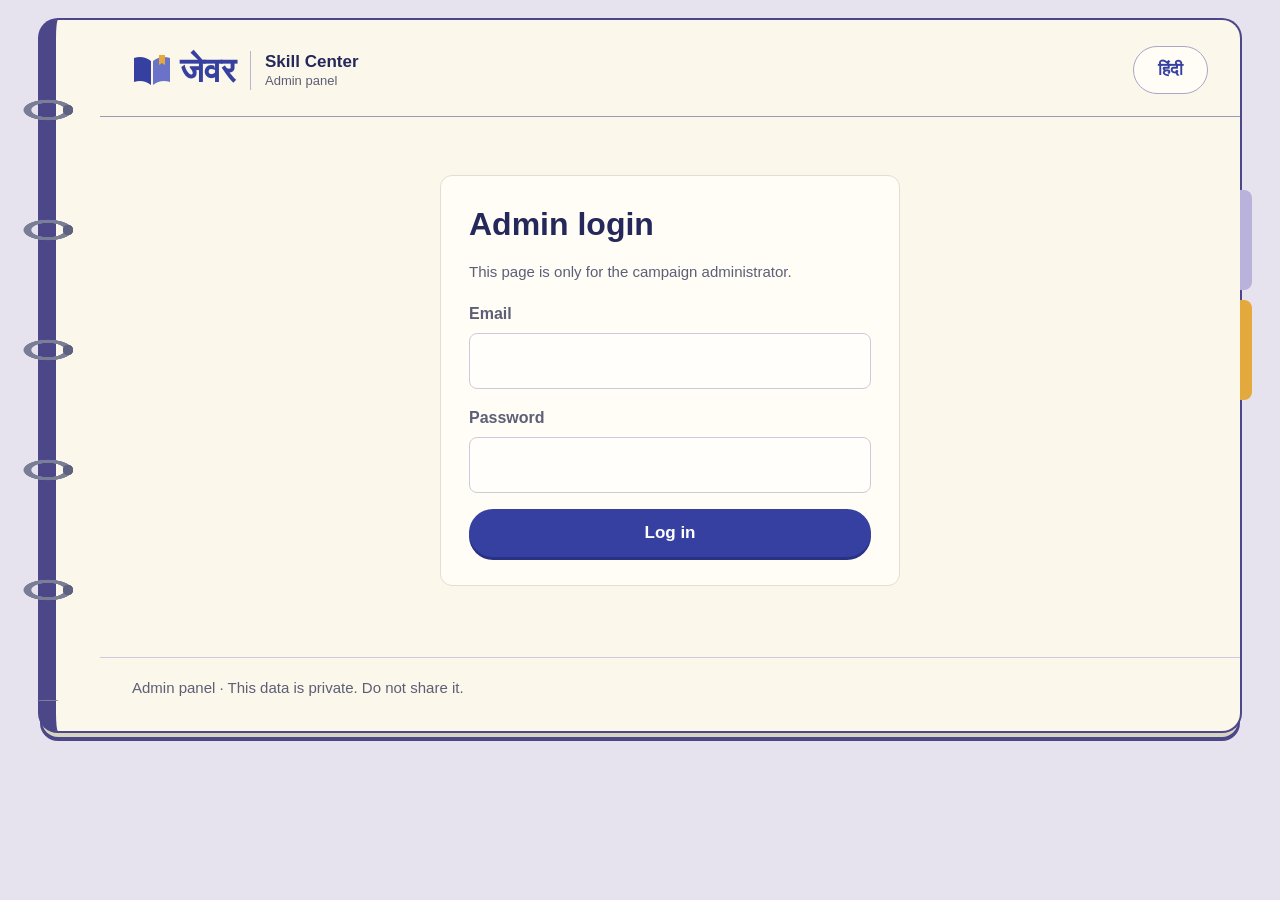
<file: admin.html>
<!doctype html>
<html lang="en">
<head>
<meta charset="utf-8">
<meta name="viewport" content="width=device-width, initial-scale=1">
<meta name="robots" content="noindex, nofollow">
<meta http-equiv="Content-Security-Policy" content="default-src 'self'; script-src 'self'; style-src 'self' 'unsafe-inline' https://fonts.googleapis.com; font-src https://fonts.gstatic.com; img-src 'self' data: blob: https://czkkfprkhjdxjcgrgpqh.supabase.co; connect-src 'self' https://czkkfprkhjdxjcgrgpqh.supabase.co wss://czkkfprkhjdxjcgrgpqh.supabase.co; object-src 'none'; base-uri 'self'; form-action 'self'; frame-src 'none'">
<meta name="referrer" content="no-referrer">
<title>Admin | Jewar Kaushal Abhiyan</title>
<link rel="icon" href="assets/img/favicon.svg" type="image/svg+xml">
<link rel="preconnect" href="https://fonts.googleapis.com">
<link href="https://fonts.googleapis.com/css2?family=Hind:wght@400;600;700&family=Kalam:wght@400&display=swap" rel="stylesheet">
<link rel="stylesheet" href="assets/style.css?v=20261125a">
<link rel="stylesheet" href="assets/admin.css?v=20261125a">
</head>
<body>
<div class="book">
<header class="site-head">
<div class="wrap">
<a class="logo" href="index.html">
<span class="logo-mark"><svg width="40" height="34" viewBox="0 0 40 34" aria-hidden="true"><path d="M2 5c6-2 12-1 17 3v24c-5-4-11-5-17-3z" fill="#3640A0"/><path d="M38 5c-6-2-12-1-17 3v24c5-4 11-5 17-3z" fill="#6B73C9"/><path d="M27 2h6v10l-3-2-3 2z" fill="#E3A93C"/></svg>जेवर</span>
<span class="logo-text"><b>Skill Center</b><span data-i18n="adminRoom">Admin panel</span></span>
</a>
<div class="chips">
<button class="btn btn-outline" type="button" id="lang-toggle">हिंदी</button>
<span class="small" id="who-email" hidden></span>
<button class="btn btn-outline" type="button" id="logout" hidden data-i18n="logout">Log out</button>
</div>
</div>
</header>

<main class="wrap admin-main">

<section id="login-view" class="login-card card-form" hidden>
<h1 style="margin:0;font-size:32px" data-i18n="loginTitle">Admin login</h1>
<p class="small" style="margin:0" data-i18n="loginNote">This page is only for the campaign administrator.</p>
<form id="login-form" class="card-form" style="padding:0;border:0;background:none" novalidate>
<label class="field"><span data-i18n="email">Email</span><input name="email" type="email" autocomplete="username" required></label>
<label class="field"><span data-i18n="password">Password</span><input name="password" type="password" autocomplete="current-password" required></label>
<button class="btn btn-primary" type="submit" data-i18n="login">Log in</button>
<p class="msg" id="login-msg" role="status" hidden></p>
</form>
</section>

<section id="app-view" hidden>
<nav class="tabs" aria-label="Admin menu">
<button type="button" data-tab="summary" aria-current="page" data-i18n="tabSummary">Overview</button>
<button type="button" data-tab="supporters" data-i18n="tabSupporters">Supporters</button>
<button type="button" data-tab="comments"><span data-i18n="tabComments">Comments</span> <span class="badge" id="pending-badge" hidden></span></button>
<button type="button" data-tab="posts" data-i18n="tabPosts">Blog posts</button>
</nav>

<div class="tab" id="tab-summary">
<div class="stat-grid" id="stats"></div>
<div class="card-form" style="margin-top:24px;max-width:560px"><h2 data-i18n="bySource">Where support came from</h2><div id="by-src"></div></div>
</div>

<div class="tab" id="tab-supporters" hidden>
<div class="toolbar">
<label class="field" style="flex:1"><span class="sr-only" data-i18n="search">Search</span><input id="sup-search" type="search" data-i18n-ph="searchPh" placeholder="Search by name, mobile or village"></label>
<button class="btn btn-outline" type="button" id="sup-reload" data-i18n="refresh">Refresh</button>
<button class="btn btn-primary" type="button" id="sup-csv" data-i18n="downloadCsv">Download Excel (CSV)</button>
</div>
<p class="small" id="sup-count"></p>
<div class="table-wrap"><table class="data"><thead><tr><th data-i18n="colName">Name</th><th data-i18n="colMobile">Mobile</th><th data-i18n="colVillage">Village</th><th data-i18n="colUpdates">Updates?</th><th data-i18n="colSource">Source</th><th data-i18n="colDate">Date</th><th></th></tr></thead><tbody id="sup-rows"></tbody></table></div>
</div>

<div class="tab" id="tab-comments" hidden>
<div class="toolbar">
<button class="chip" type="button" data-cfilter="pending" aria-pressed="true" data-i18n="pending">Awaiting approval</button>
<button class="chip" type="button" data-cfilter="approved" aria-pressed="false" data-i18n="published">Published</button>
</div>
<div id="c-list" class="clist"></div>
</div>

<div class="tab" id="tab-posts" hidden>
<div class="toolbar"><button class="btn btn-primary" type="button" id="post-new" data-i18n="newPost">+ Write a new post</button></div>
<div id="post-list" class="post-rows"></div>

<form class="card-form" id="post-form" hidden novalidate>
<h2 id="post-form-title"></h2>
<input type="hidden" name="id">
<label class="field"><span data-i18n="fTitle">Title</span><input name="title" type="text" maxlength="160" required></label>
<label class="field"><span data-i18n="fSummary">Short summary (shown on cards and WhatsApp)</span><input name="summary" type="text" maxlength="240"></label>
<div class="two">
<label class="field"><span data-i18n="fCategory">Category</span><input name="category" type="text" maxlength="40" list="cats"></label>
<label class="field"><span data-i18n="fDate">Date</span><input name="published_at" type="date"></label>
</div>
<datalist id="cats"><option value="शिक्षा व्यवस्था"><option value="योजनाओं का सच"><option value="युवाओं की कहानियाँ"><option value="प्रेरणा"><option value="अभियान की खबर"></datalist>
<label class="field"><span data-i18n="fSlug">Link name (English letters, e.g. degree-aur-hunar)</span><input name="slug" type="text" maxlength="60" autocapitalize="off" spellcheck="false" required></label>
<label class="field"><span data-i18n="fImage">Cover image (JPG/PNG/WebP, up to 5 MB)</span><input name="image" type="file" accept="image/jpeg,image/png,image/webp"></label>
<div id="img-now" class="small"></div>
<label class="field"><span data-i18n="fBody">Post text</span><textarea name="body" rows="14" data-i18n-ph="bodyPh"></textarea></label>
<label class="check"><input name="published" type="checkbox"><span data-i18n="fPublish">Publish now (visible on the site)</span></label>
<div class="chips">
<button class="btn btn-outline" type="button" id="post-preview" data-i18n="preview">Preview</button>
<button class="btn btn-primary" type="submit" data-i18n="save">Save</button>
<button class="btn btn-outline" type="button" id="post-cancel" data-i18n="cancel">Cancel</button>
</div>
<p class="msg" id="post-msg" role="status" hidden></p>
<div class="article" id="post-preview-box" hidden></div>
</form>
</div>
</section>
</main>
<footer class="site-foot"><div class="wrap"><p data-i18n="footer">Admin panel · This data is private. Do not share it.</p></div></footer>
</div>
<script src="assets/vendor/supabase-2.119.2.js"></script>
<script src="assets/config.js?v=20261125a"></script>
<script src="assets/admin.js?v=20261125a"></script>
</body>
</html>
</file>
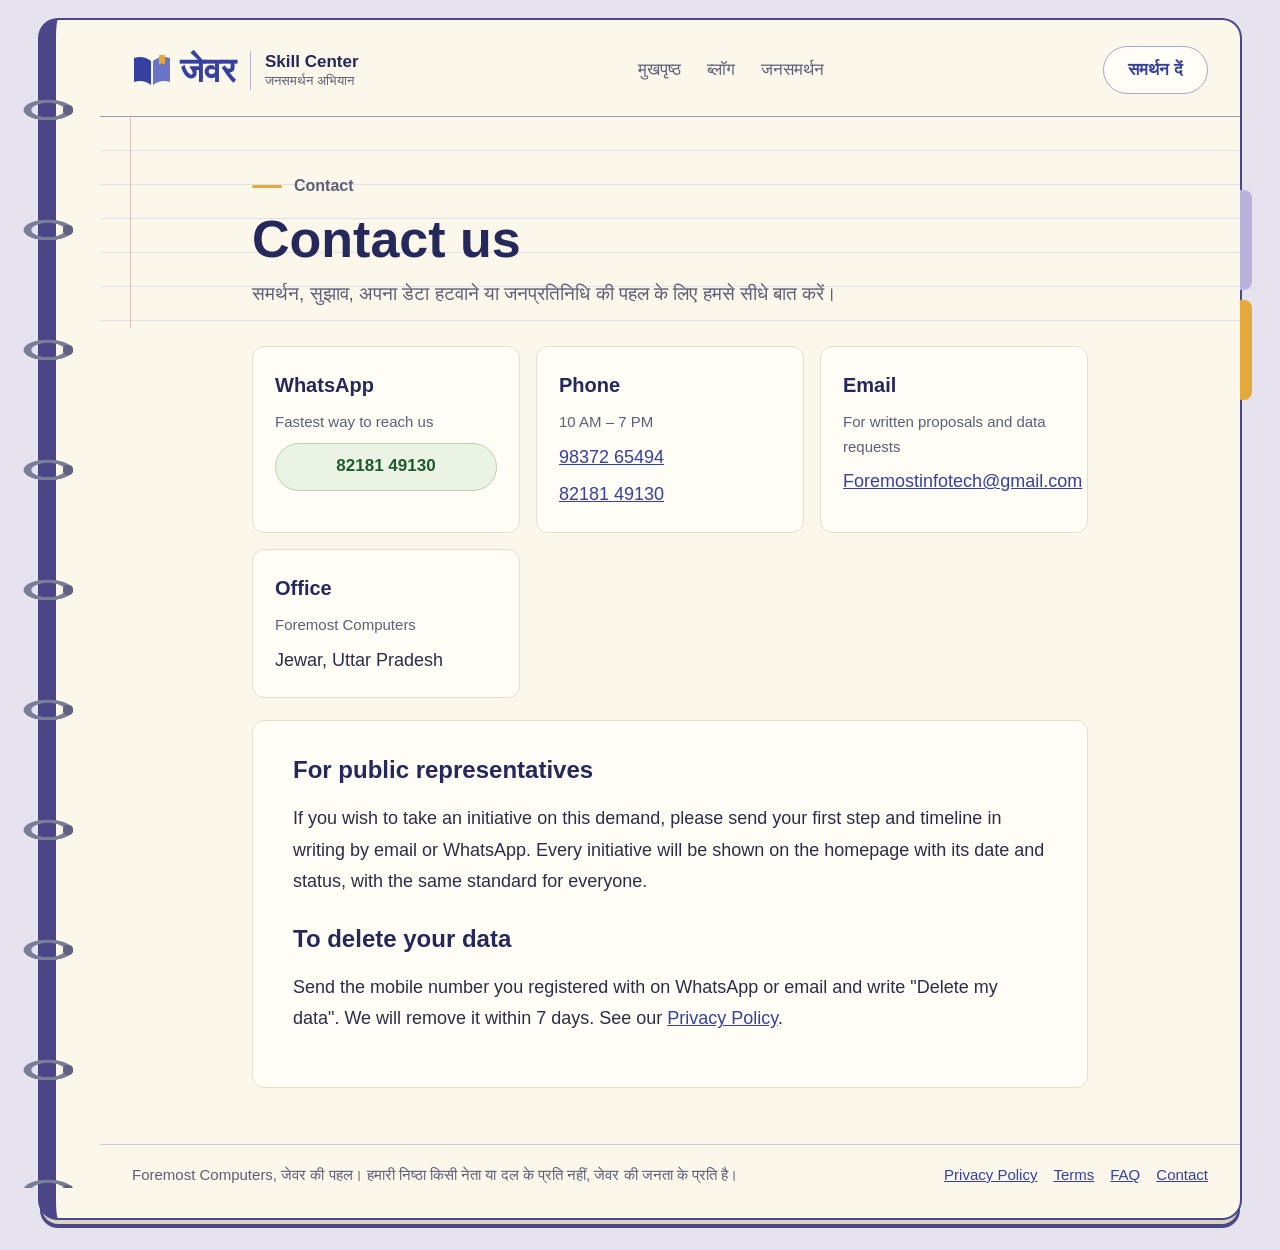
<file: contact.html>
<!doctype html>
<html lang="en">
<head>
<meta charset="utf-8">
<meta name="viewport" content="width=device-width, initial-scale=1">
<meta http-equiv="Content-Security-Policy" content="default-src 'self'; script-src 'self'; style-src 'self' 'unsafe-inline' https://fonts.googleapis.com; font-src https://fonts.gstatic.com; img-src 'self' data: blob: https://czkkfprkhjdxjcgrgpqh.supabase.co; connect-src 'self' https://czkkfprkhjdxjcgrgpqh.supabase.co; object-src 'none'; base-uri 'self'; form-action 'self'; frame-src 'none'">
<meta name="referrer" content="strict-origin-when-cross-origin">
<link rel="icon" href="assets/img/favicon.svg" type="image/svg+xml">
<title>Contact | Jewar Kaushal Abhiyan</title>
<meta name="description" content="Contact Jewar Kaushal Abhiyan by WhatsApp, phone or email.">
<link rel="preconnect" href="https://fonts.googleapis.com">
<link href="https://fonts.googleapis.com/css2?family=Hind:wght@400;600;700&family=Kalam:wght@400&display=swap" rel="stylesheet">
<link rel="stylesheet" href="assets/style.css?v=20261125a">
</head>
<body data-root="">
<div class="book">
<header class="site-head">
<div class="wrap">
<a class="logo" href="index.html">
<span class="logo-mark"><svg width="40" height="34" viewBox="0 0 40 34" aria-hidden="true"><path d="M2 5c6-2 12-1 17 3v24c-5-4-11-5-17-3z" fill="#3640A0"/><path d="M38 5c-6-2-12-1-17 3v24c5-4 11-5 17-3z" fill="#6B73C9"/><path d="M27 2h6v10l-3-2-3 2z" fill="#E3A93C"/></svg>जेवर</span>
<span class="logo-text"><b>Skill Center</b><span>जनसमर्थन अभियान</span></span>
</a>
<nav class="site-nav" aria-label="Main menu">
<a href="index.html">मुखपृष्ठ</a>
<a href="jan-awaaz.html">ब्लॉग</a>
<a href="index.html#samarthan">जनसमर्थन</a>
</nav>
<a class="btn btn-outline" href="index.html#samarthan">समर्थन दें</a>
</div>
</header>
<main>
<section class="section ruled" style="padding-bottom:18px"><div class="narrow">
<p class="kicker">Contact</p>
<h1 style="margin:0 0 6px;font-size:clamp(34px,4.6vw,52px)">Contact us</h1>
<p style="margin:0;font-size:19px;color:var(--muted)">समर्थन, सुझाव, अपना डेटा हटवाने या जनप्रतिनिधि की पहल के लिए हमसे सीधे बात करें।</p>
</div></section>
<section class="section" style="padding-top:18px"><div class="narrow">
<div class="contact-grid">
<div class="contact-card"><b>WhatsApp</b><p class="small" style="margin:0">Fastest way to reach us</p><a class="btn btn-wa" href="https://wa.me/918218149130?text=%E0%A4%A8%E0%A4%AE%E0%A4%B8%E0%A5%8D%E0%A4%A4%E0%A5%87%2C%20%E0%A4%AE%E0%A5%88%E0%A4%82%20%E0%A4%9C%E0%A5%87%E0%A4%B5%E0%A4%B0%20%E0%A4%95%E0%A5%8C%E0%A4%B6%E0%A4%B2%20%E0%A4%85%E0%A4%AD%E0%A4%BF%E0%A4%AF%E0%A4%BE%E0%A4%A8%20%E0%A4%95%E0%A5%87%20%E0%A4%AC%E0%A4%BE%E0%A4%B0%E0%A5%87%20%E0%A4%AE%E0%A5%87%E0%A4%82%20%E0%A4%AC%E0%A4%BE%E0%A4%A4%20%E0%A4%95%E0%A4%B0%E0%A4%A8%E0%A4%BE%20%E0%A4%9A%E0%A4%BE%E0%A4%B9%E0%A4%A4%E0%A4%BE%2F%E0%A4%9A%E0%A4%BE%E0%A4%B9%E0%A4%A4%E0%A5%80%20%E0%A4%B9%E0%A5%82%E0%A4%81%E0%A5%A4" target="_blank" rel="noopener">82181 49130</a></div>
<div class="contact-card"><b>Phone</b><p class="small" style="margin:0">10 AM – 7 PM</p><a href="tel:+919837265494">98372 65494</a><a href="tel:+918218149130">82181 49130</a></div>
<div class="contact-card"><b>Email</b><p class="small" style="margin:0">For written proposals and data requests</p><a href="mailto:Foremostinfotech@gmail.com">Foremostinfotech@gmail.com</a></div>
<div class="contact-card"><b>Office</b><p class="small" style="margin:0">Foremost Computers</p><p style="margin:0">Jewar, Uttar Pradesh</p></div>
</div>
<article class="doc" style="margin-top:22px">
<h2>For public representatives</h2>
<p>If you wish to take an initiative on this demand, please send your first step and timeline in writing by email or WhatsApp. Every initiative will be shown on the homepage with its date and status, with the same standard for everyone.</p>
<h2>To delete your data</h2>
<p>Send the mobile number you registered with on WhatsApp or email and write "Delete my data". We will remove it within 7 days. See our <a href="privacy.html">Privacy Policy</a>.</p>
</article></div></section>
</main>
<footer class="site-foot">
<div class="wrap">
<p>Foremost Computers, जेवर की पहल। हमारी निष्ठा किसी नेता या दल के प्रति नहीं, जेवर की जनता के प्रति है।</p>
<nav aria-label="Footer"><a href="privacy.html">Privacy Policy</a><a href="terms.html">Terms</a><a href="index.html#sawal">FAQ</a><a href="contact.html">Contact</a></nav>
</div>
</footer>
</div>
<script src="assets/config.js?v=20261125a"></script>
</body>
</html>
</file>
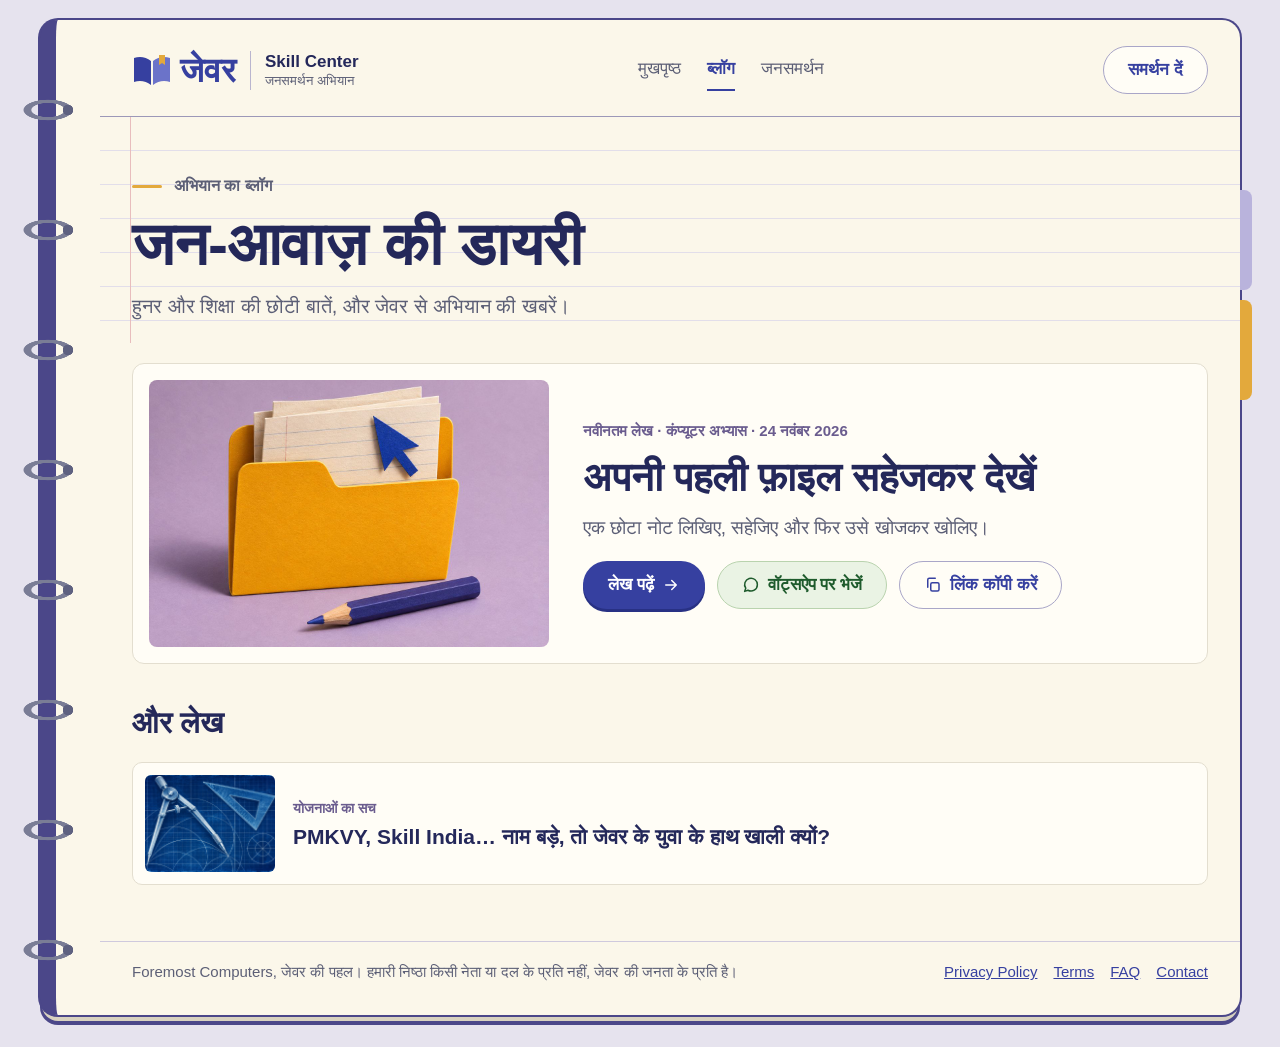
<file: jan-awaaz.html>
<!doctype html>
<html lang="hi">
<head>
<meta charset="utf-8">
<meta name="viewport" content="width=device-width, initial-scale=1">
<meta http-equiv="Content-Security-Policy" content="default-src 'self'; script-src 'self'; style-src 'self' 'unsafe-inline' https://fonts.googleapis.com; font-src https://fonts.gstatic.com; img-src 'self' data: blob: https://czkkfprkhjdxjcgrgpqh.supabase.co; connect-src 'self' https://czkkfprkhjdxjcgrgpqh.supabase.co; object-src 'none'; base-uri 'self'; form-action 'self'; frame-src 'none'">
<meta name="referrer" content="strict-origin-when-cross-origin">
<link rel="icon" href="assets/img/favicon.svg" type="image/svg+xml">
<title>जन-आवाज़ की डायरी | जेवर कौशल अभियान</title>
<meta name="description" content="हुनर, शिक्षा और जेवर से अभियान की बातें।">
<link rel="preconnect" href="https://fonts.googleapis.com">
<link href="https://fonts.googleapis.com/css2?family=Hind:wght@400;600;700&family=Kalam:wght@400&display=swap" rel="stylesheet">
<link rel="stylesheet" href="assets/style.css?v=20261125a">
</head>
<body data-root="">
<div class="book">
<header class="site-head">
<div class="wrap">
<a class="logo" href="index.html">
<span class="logo-mark"><svg width="40" height="34" viewBox="0 0 40 34" aria-hidden="true"><path d="M2 5c6-2 12-1 17 3v24c-5-4-11-5-17-3z" fill="#3640A0"/><path d="M38 5c-6-2-12-1-17 3v24c5-4 11-5 17-3z" fill="#6B73C9"/><path d="M27 2h6v10l-3-2-3 2z" fill="#E3A93C"/></svg>जेवर</span>
<span class="logo-text"><b>Skill Center</b><span>जनसमर्थन अभियान</span></span>
</a>
<nav class="site-nav" aria-label="मुख्य मेनू">
<a href="index.html">मुखपृष्ठ</a>
<a href="jan-awaaz.html" aria-current="page">ब्लॉग</a>
<a href="index.html#samarthan">जनसमर्थन</a>
</nav>
<a class="btn btn-outline" href="index.html#samarthan">समर्थन दें</a>
</div>
</header>
<main>
<section class="section ruled" style="padding-bottom:20px">
<div class="wrap">
<p class="kicker">अभियान का ब्लॉग</p>
<h1 style="margin:0 0 8px;font-size:clamp(36px,5vw,60px)">जन-आवाज़ की डायरी</h1>
<p style="margin:0;font-size:20px;color:var(--muted)">हुनर और शिक्षा की छोटी बातें, और जेवर से अभियान की खबरें।</p>
</div>
</section>
<section class="section" style="padding-top:20px">
<div class="wrap">
<div id="latest-post"></div>
<h2 style="margin:40px 0 0;font-size:30px">और लेख</h2>
<div class="more" id="more-posts"></div>
</div>
</section>
</main>
<footer class="site-foot">
<div class="wrap">
<p>Foremost Computers, जेवर की पहल। हमारी निष्ठा किसी नेता या दल के प्रति नहीं, जेवर की जनता के प्रति है।</p>
<nav aria-label="Footer"><a href="privacy.html">Privacy Policy</a><a href="terms.html">Terms</a><a href="index.html#sawal">FAQ</a><a href="contact.html">Contact</a></nav>
</div>
</footer>
</div>
<script src="assets/vendor/supabase-2.119.2.js"></script>
<script src="assets/config.js?v=20261125a"></script>
<script src="assets/posts.js?v=20261125a"></script>
<script src="assets/home.js?v=20261125a"></script>
<script src="assets/app.js?v=20261125a"></script>
</body>
</html>
</file>
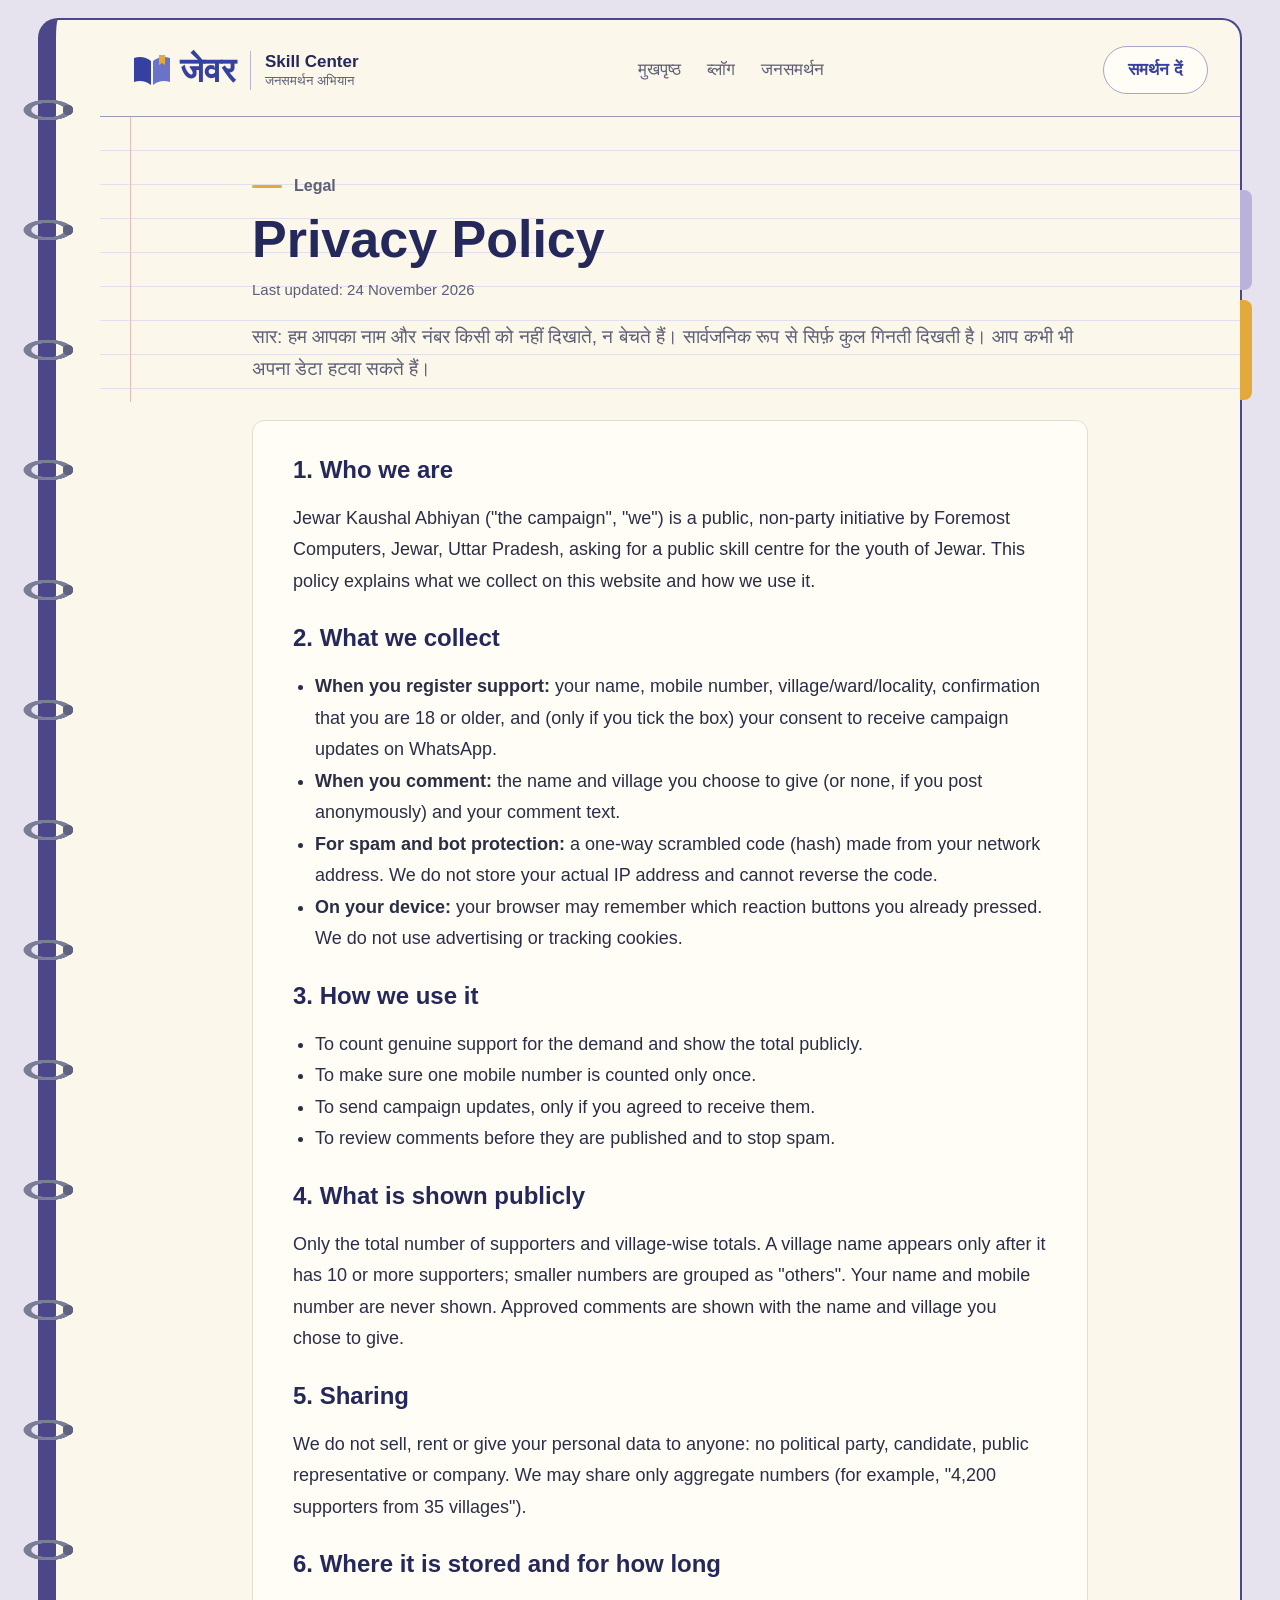
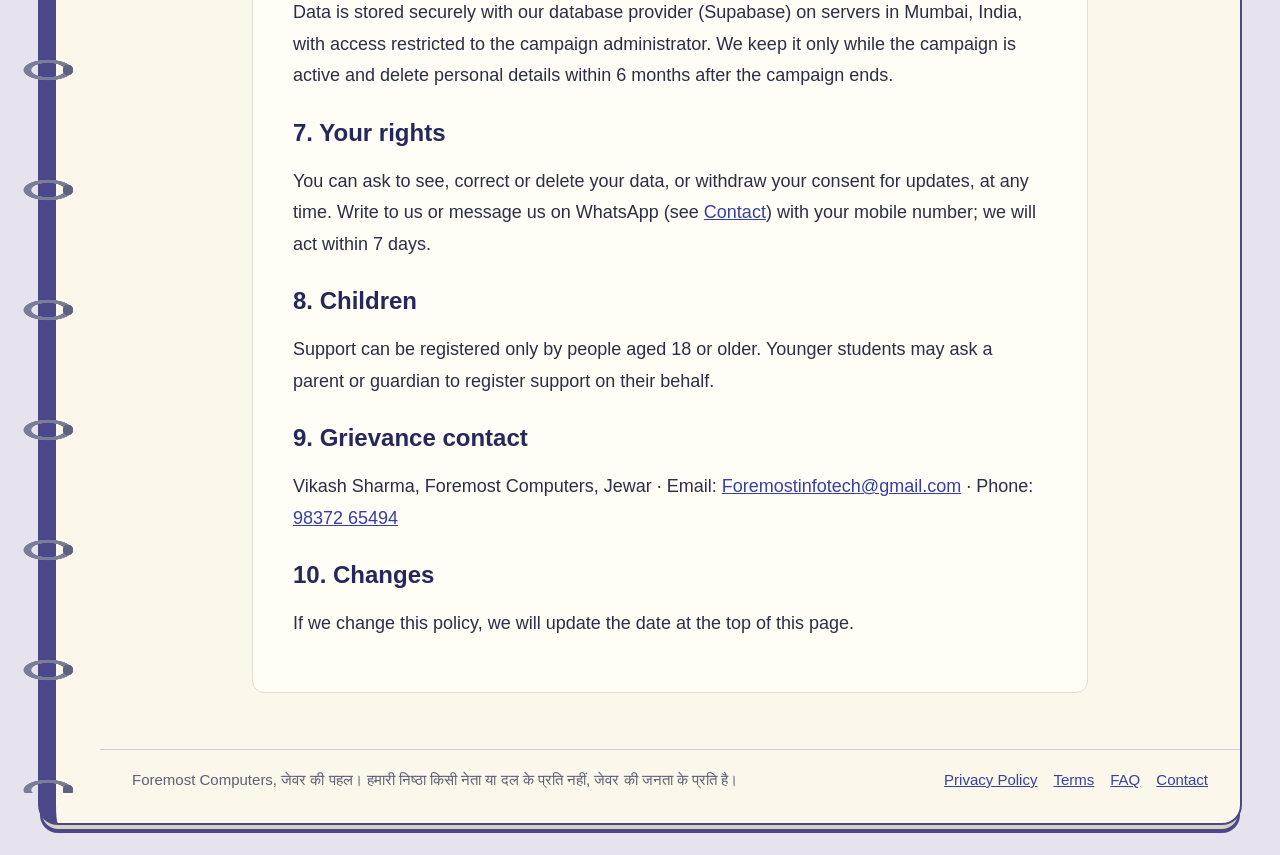
<file: privacy.html>
<!doctype html>
<html lang="en">
<head>
<meta charset="utf-8">
<meta name="viewport" content="width=device-width, initial-scale=1">
<meta http-equiv="Content-Security-Policy" content="default-src 'self'; script-src 'self'; style-src 'self' 'unsafe-inline' https://fonts.googleapis.com; font-src https://fonts.gstatic.com; img-src 'self' data: blob: https://czkkfprkhjdxjcgrgpqh.supabase.co; connect-src 'self' https://czkkfprkhjdxjcgrgpqh.supabase.co; object-src 'none'; base-uri 'self'; form-action 'self'; frame-src 'none'">
<meta name="referrer" content="strict-origin-when-cross-origin">
<link rel="icon" href="assets/img/favicon.svg" type="image/svg+xml">
<title>Privacy Policy | Jewar Kaushal Abhiyan</title>
<meta name="description" content="How Jewar Kaushal Abhiyan collects, uses and protects your information.">
<link rel="preconnect" href="https://fonts.googleapis.com">
<link href="https://fonts.googleapis.com/css2?family=Hind:wght@400;600;700&family=Kalam:wght@400&display=swap" rel="stylesheet">
<link rel="stylesheet" href="assets/style.css?v=20261125a">
</head>
<body data-root="">
<div class="book">
<header class="site-head">
<div class="wrap">
<a class="logo" href="index.html">
<span class="logo-mark"><svg width="40" height="34" viewBox="0 0 40 34" aria-hidden="true"><path d="M2 5c6-2 12-1 17 3v24c-5-4-11-5-17-3z" fill="#3640A0"/><path d="M38 5c-6-2-12-1-17 3v24c5-4 11-5 17-3z" fill="#6B73C9"/><path d="M27 2h6v10l-3-2-3 2z" fill="#E3A93C"/></svg>जेवर</span>
<span class="logo-text"><b>Skill Center</b><span>जनसमर्थन अभियान</span></span>
</a>
<nav class="site-nav" aria-label="Main menu">
<a href="index.html">मुखपृष्ठ</a>
<a href="jan-awaaz.html">ब्लॉग</a>
<a href="index.html#samarthan">जनसमर्थन</a>
</nav>
<a class="btn btn-outline" href="index.html#samarthan">समर्थन दें</a>
</div>
</header>
<main>
<section class="section ruled" style="padding-bottom:18px"><div class="narrow">
<p class="kicker">Legal</p>
<h1 style="margin:0 0 6px;font-size:clamp(34px,4.6vw,52px)">Privacy Policy</h1>
<p class="small" style="margin:0 0 18px">Last updated: 24 November 2026</p>
<p style="margin:0;font-size:19px;color:var(--muted)">सार: हम आपका नाम और नंबर किसी को नहीं दिखाते, न बेचते हैं। सार्वजनिक रूप से सिर्फ़ कुल गिनती दिखती है। आप कभी भी अपना डेटा हटवा सकते हैं।</p>
</div></section>
<section class="section" style="padding-top:18px"><div class="narrow"><article class="doc">
<h2>1. Who we are</h2>
<p>Jewar Kaushal Abhiyan ("the campaign", "we") is a public, non-party initiative by Foremost Computers, Jewar, Uttar Pradesh, asking for a public skill centre for the youth of Jewar. This policy explains what we collect on this website and how we use it.</p>
<h2>2. What we collect</h2>
<ul>
<li><b>When you register support:</b> your name, mobile number, village/ward/locality, confirmation that you are 18 or older, and (only if you tick the box) your consent to receive campaign updates on WhatsApp.</li>
<li><b>When you comment:</b> the name and village you choose to give (or none, if you post anonymously) and your comment text.</li>
<li><b>For spam and bot protection:</b> a one-way scrambled code (hash) made from your network address. We do not store your actual IP address and cannot reverse the code.</li>
<li><b>On your device:</b> your browser may remember which reaction buttons you already pressed. We do not use advertising or tracking cookies.</li>
</ul>
<h2>3. How we use it</h2>
<ul>
<li>To count genuine support for the demand and show the total publicly.</li>
<li>To make sure one mobile number is counted only once.</li>
<li>To send campaign updates, only if you agreed to receive them.</li>
<li>To review comments before they are published and to stop spam.</li>
</ul>
<h2>4. What is shown publicly</h2>
<p>Only the total number of supporters and village-wise totals. A village name appears only after it has 10 or more supporters; smaller numbers are grouped as "others". Your name and mobile number are never shown. Approved comments are shown with the name and village you chose to give.</p>
<h2>5. Sharing</h2>
<p>We do not sell, rent or give your personal data to anyone: no political party, candidate, public representative or company. We may share only aggregate numbers (for example, "4,200 supporters from 35 villages").</p>
<h2>6. Where it is stored and for how long</h2>
<p>Data is stored securely with our database provider (Supabase) on servers in Mumbai, India, with access restricted to the campaign administrator. We keep it only while the campaign is active and delete personal details within 6 months after the campaign ends.</p>
<h2>7. Your rights</h2>
<p>You can ask to see, correct or delete your data, or withdraw your consent for updates, at any time. Write to us or message us on WhatsApp (see <a href="contact.html">Contact</a>) with your mobile number; we will act within 7 days.</p>
<h2>8. Children</h2>
<p>Support can be registered only by people aged 18 or older. Younger students may ask a parent or guardian to register support on their behalf.</p>
<h2>9. Grievance contact</h2>
<p>Vikash Sharma, Foremost Computers, Jewar · Email: <a href="mailto:Foremostinfotech@gmail.com">Foremostinfotech@gmail.com</a> · Phone: <a href="tel:+919837265494">98372 65494</a></p>
<h2>10. Changes</h2>
<p>If we change this policy, we will update the date at the top of this page.</p>
</article></div></section>
</main>
<footer class="site-foot">
<div class="wrap">
<p>Foremost Computers, जेवर की पहल। हमारी निष्ठा किसी नेता या दल के प्रति नहीं, जेवर की जनता के प्रति है।</p>
<nav aria-label="Footer"><a href="privacy.html">Privacy Policy</a><a href="terms.html">Terms</a><a href="index.html#sawal">FAQ</a><a href="contact.html">Contact</a></nav>
</div>
</footer>
</div>
<script src="assets/config.js?v=20261125a"></script>
</body>
</html>
</file>
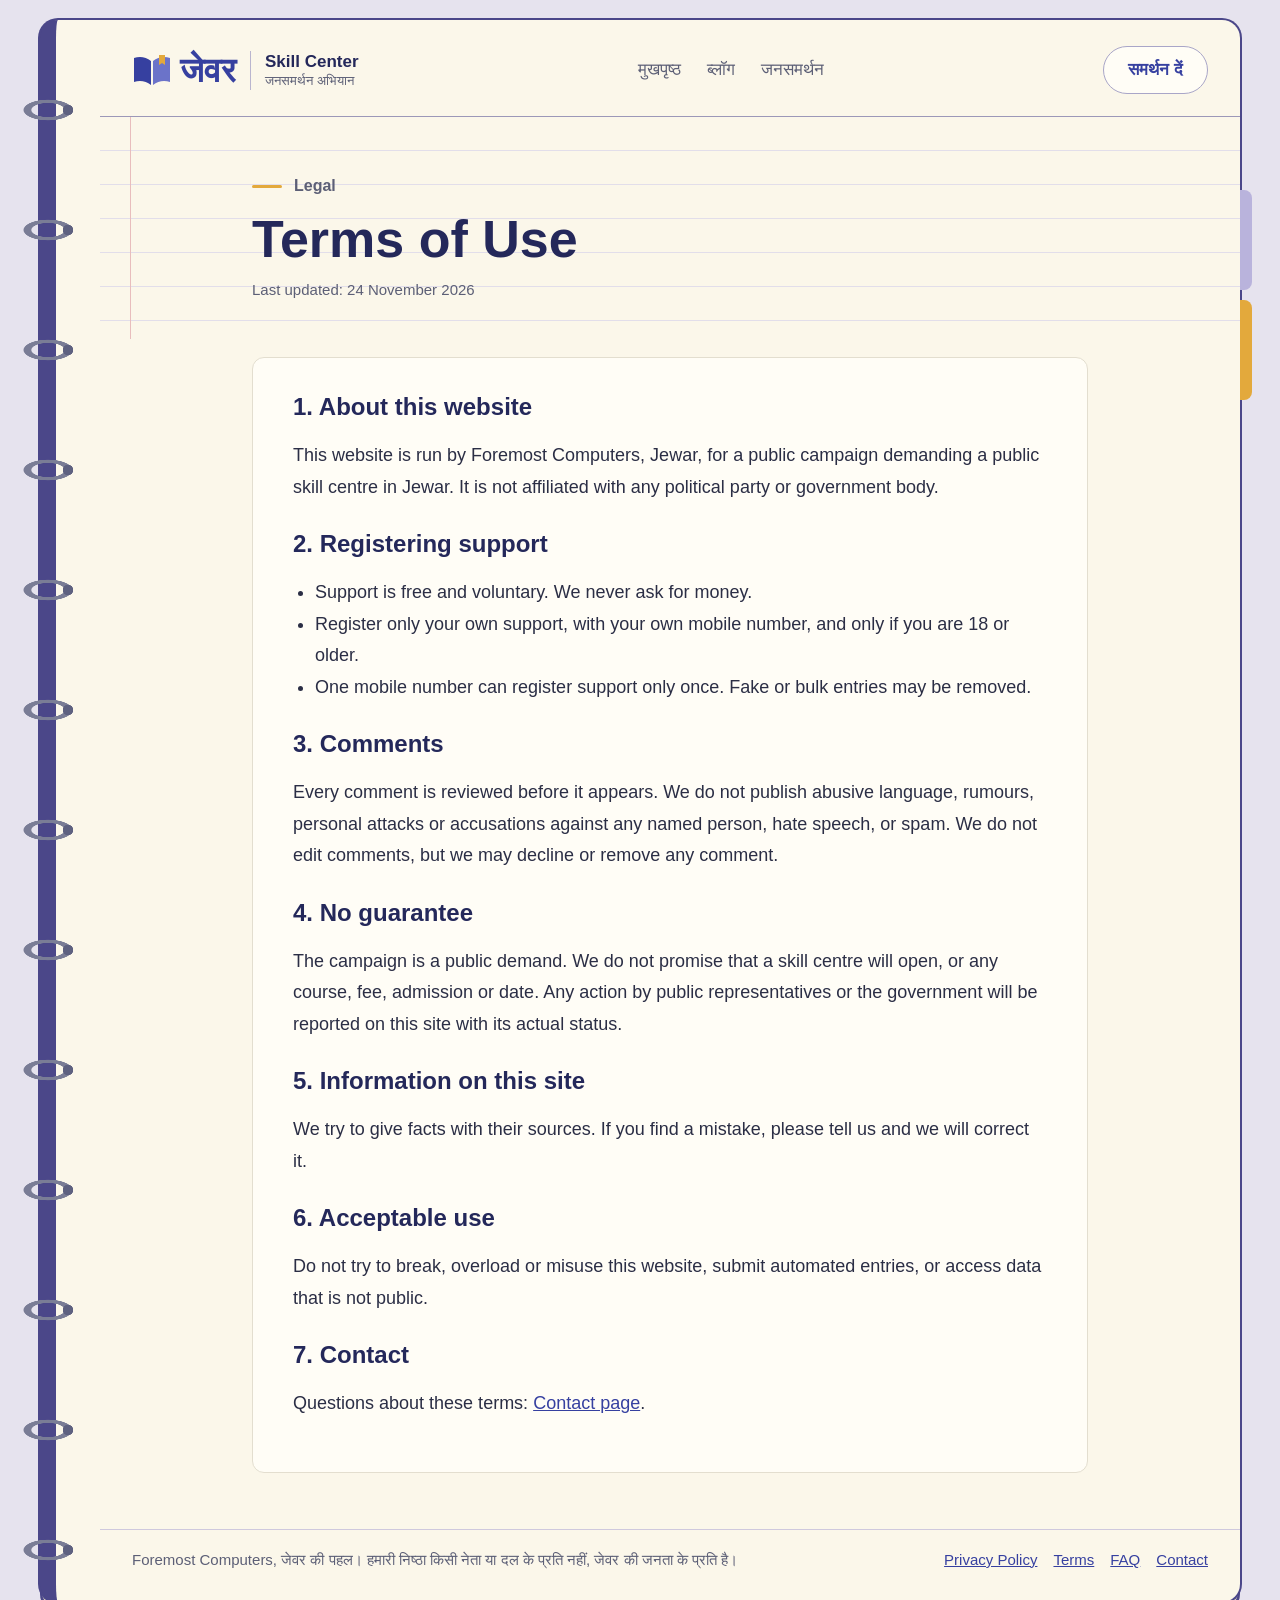
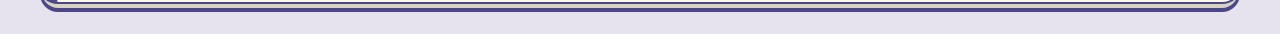
<file: terms.html>
<!doctype html>
<html lang="en">
<head>
<meta charset="utf-8">
<meta name="viewport" content="width=device-width, initial-scale=1">
<meta http-equiv="Content-Security-Policy" content="default-src 'self'; script-src 'self'; style-src 'self' 'unsafe-inline' https://fonts.googleapis.com; font-src https://fonts.gstatic.com; img-src 'self' data: blob: https://czkkfprkhjdxjcgrgpqh.supabase.co; connect-src 'self' https://czkkfprkhjdxjcgrgpqh.supabase.co; object-src 'none'; base-uri 'self'; form-action 'self'; frame-src 'none'">
<meta name="referrer" content="strict-origin-when-cross-origin">
<link rel="icon" href="assets/img/favicon.svg" type="image/svg+xml">
<title>Terms of Use | Jewar Kaushal Abhiyan</title>
<meta name="description" content="Terms for using the Jewar Kaushal Abhiyan website.">
<link rel="preconnect" href="https://fonts.googleapis.com">
<link href="https://fonts.googleapis.com/css2?family=Hind:wght@400;600;700&family=Kalam:wght@400&display=swap" rel="stylesheet">
<link rel="stylesheet" href="assets/style.css?v=20261125a">
</head>
<body data-root="">
<div class="book">
<header class="site-head">
<div class="wrap">
<a class="logo" href="index.html">
<span class="logo-mark"><svg width="40" height="34" viewBox="0 0 40 34" aria-hidden="true"><path d="M2 5c6-2 12-1 17 3v24c-5-4-11-5-17-3z" fill="#3640A0"/><path d="M38 5c-6-2-12-1-17 3v24c5-4 11-5 17-3z" fill="#6B73C9"/><path d="M27 2h6v10l-3-2-3 2z" fill="#E3A93C"/></svg>जेवर</span>
<span class="logo-text"><b>Skill Center</b><span>जनसमर्थन अभियान</span></span>
</a>
<nav class="site-nav" aria-label="Main menu">
<a href="index.html">मुखपृष्ठ</a>
<a href="jan-awaaz.html">ब्लॉग</a>
<a href="index.html#samarthan">जनसमर्थन</a>
</nav>
<a class="btn btn-outline" href="index.html#samarthan">समर्थन दें</a>
</div>
</header>
<main>
<section class="section ruled" style="padding-bottom:18px"><div class="narrow">
<p class="kicker">Legal</p>
<h1 style="margin:0 0 6px;font-size:clamp(34px,4.6vw,52px)">Terms of Use</h1>
<p class="small" style="margin:0 0 18px">Last updated: 24 November 2026</p>
</div></section>
<section class="section" style="padding-top:18px"><div class="narrow"><article class="doc">
<h2>1. About this website</h2>
<p>This website is run by Foremost Computers, Jewar, for a public campaign demanding a public skill centre in Jewar. It is not affiliated with any political party or government body.</p>
<h2>2. Registering support</h2>
<ul>
<li>Support is free and voluntary. We never ask for money.</li>
<li>Register only your own support, with your own mobile number, and only if you are 18 or older.</li>
<li>One mobile number can register support only once. Fake or bulk entries may be removed.</li>
</ul>
<h2>3. Comments</h2>
<p>Every comment is reviewed before it appears. We do not publish abusive language, rumours, personal attacks or accusations against any named person, hate speech, or spam. We do not edit comments, but we may decline or remove any comment.</p>
<h2>4. No guarantee</h2>
<p>The campaign is a public demand. We do not promise that a skill centre will open, or any course, fee, admission or date. Any action by public representatives or the government will be reported on this site with its actual status.</p>
<h2>5. Information on this site</h2>
<p>We try to give facts with their sources. If you find a mistake, please tell us and we will correct it.</p>
<h2>6. Acceptable use</h2>
<p>Do not try to break, overload or misuse this website, submit automated entries, or access data that is not public.</p>
<h2>7. Contact</h2>
<p>Questions about these terms: <a href="contact.html">Contact page</a>.</p>
</article></div></section>
</main>
<footer class="site-foot">
<div class="wrap">
<p>Foremost Computers, जेवर की पहल। हमारी निष्ठा किसी नेता या दल के प्रति नहीं, जेवर की जनता के प्रति है।</p>
<nav aria-label="Footer"><a href="privacy.html">Privacy Policy</a><a href="terms.html">Terms</a><a href="index.html#sawal">FAQ</a><a href="contact.html">Contact</a></nav>
</div>
</footer>
</div>
<script src="assets/config.js?v=20261125a"></script>
</body>
</html>
</file>
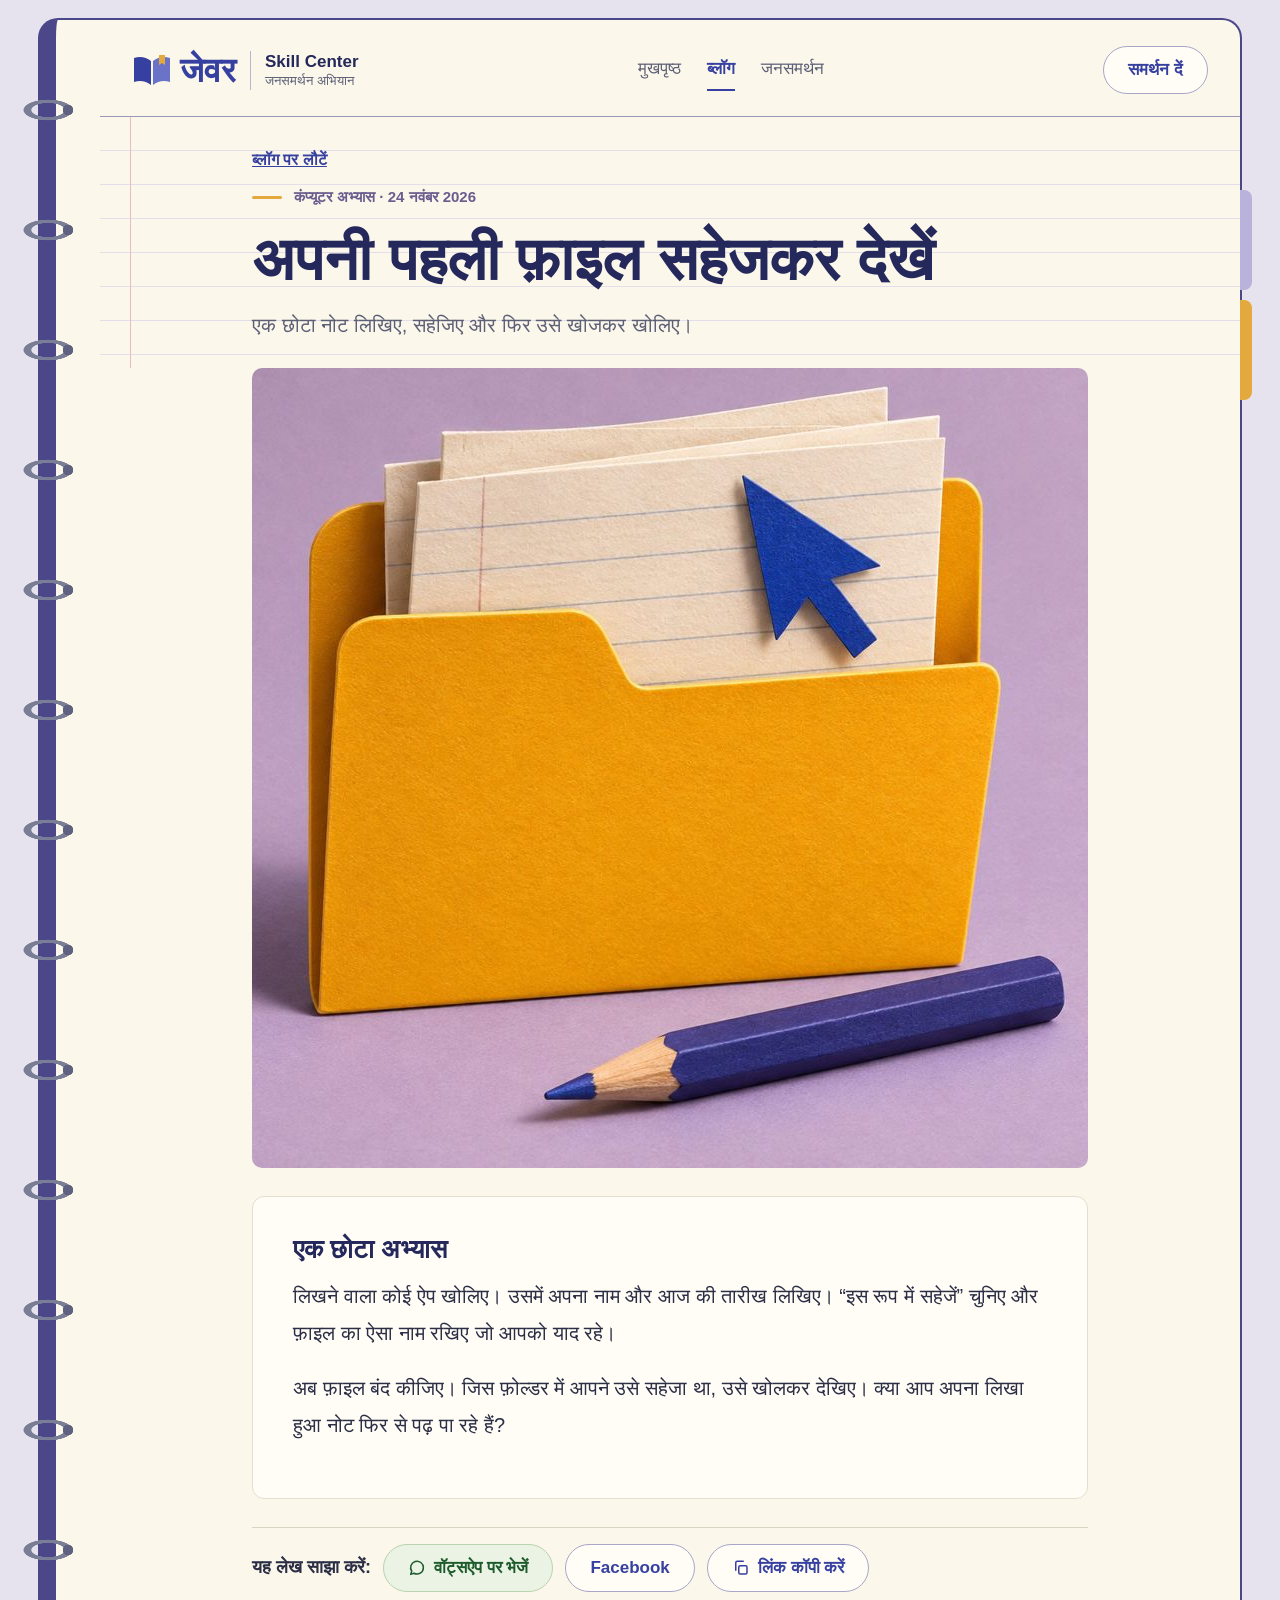
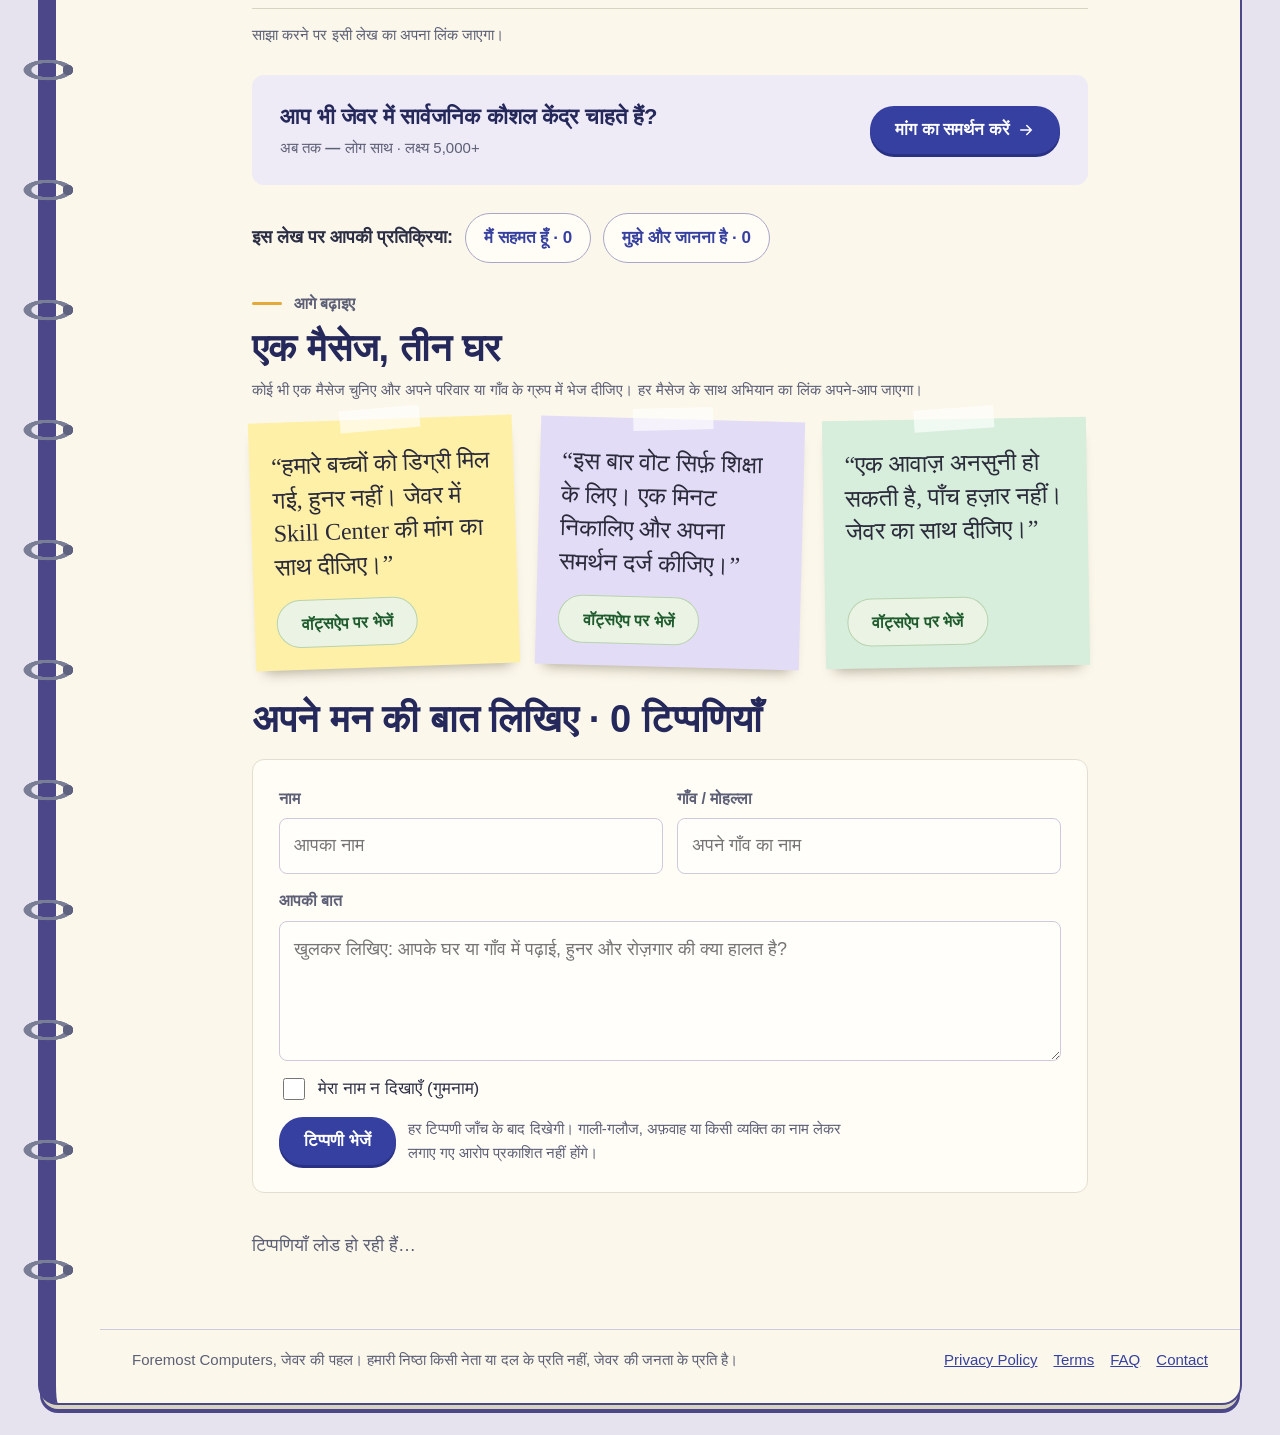
<file: lekh/apni-pehli-file.html>
<!doctype html>
<html lang="hi">
<head>
<meta charset="utf-8">
<meta name="viewport" content="width=device-width, initial-scale=1">
<meta http-equiv="Content-Security-Policy" content="default-src 'self'; script-src 'self'; style-src 'self' 'unsafe-inline' https://fonts.googleapis.com; font-src https://fonts.gstatic.com; img-src 'self' data: blob: https://czkkfprkhjdxjcgrgpqh.supabase.co; connect-src 'self' https://czkkfprkhjdxjcgrgpqh.supabase.co; object-src 'none'; base-uri 'self'; form-action 'self'; frame-src 'none'">
<meta name="referrer" content="strict-origin-when-cross-origin">
<link rel="icon" href="../assets/img/favicon.svg" type="image/svg+xml">
<title>अपनी पहली फ़ाइल सहेजकर देखें | जन-आवाज़ की डायरी</title>
<meta name="description" content="एक छोटा नोट लिखिए, सहेजिए और फिर उसे खोजकर खोलिए।">
<link rel="canonical" href="https://vickie-devil.github.io/jewar-kaushal/lekh/apni-pehli-file.html">
<meta property="og:type" content="article">
<meta property="og:title" content="अपनी पहली फ़ाइल सहेजकर देखें">
<meta property="og:description" content="एक छोटा नोट लिखिए, सहेजिए और फिर उसे खोजकर खोलिए।">
<meta property="og:url" content="https://vickie-devil.github.io/jewar-kaushal/lekh/apni-pehli-file.html">
<meta property="og:image" content="https://vickie-devil.github.io/jewar-kaushal/assets/img/apni-pehli-file.jpg">
<meta name="twitter:card" content="summary_large_image">
<link rel="preconnect" href="https://fonts.googleapis.com">
<link href="https://fonts.googleapis.com/css2?family=Hind:wght@400;600;700&family=Kalam:wght@400&display=swap" rel="stylesheet">
<link rel="stylesheet" href="../assets/style.css?v=20261125a">
</head>
<body data-slug="apni-pehli-file" data-root="../">
<div class="book">
<header class="site-head">
<div class="wrap">
<a class="logo" href="../index.html">
<span class="logo-mark"><svg width="40" height="34" viewBox="0 0 40 34" aria-hidden="true"><path d="M2 5c6-2 12-1 17 3v24c-5-4-11-5-17-3z" fill="#3640A0"/><path d="M38 5c-6-2-12-1-17 3v24c5-4 11-5 17-3z" fill="#6B73C9"/><path d="M27 2h6v10l-3-2-3 2z" fill="#E3A93C"/></svg>जेवर</span>
<span class="logo-text"><b>Skill Center</b><span>जनसमर्थन अभियान</span></span>
</a>
<nav class="site-nav" aria-label="मुख्य मेनू">
<a href="../index.html">मुखपृष्ठ</a>
<a href="../jan-awaaz.html" aria-current="page">ब्लॉग</a>
<a href="../index.html#samarthan">जनसमर्थन</a>
</nav>
<a class="btn btn-outline" href="../index.html#samarthan">समर्थन दें</a>
</div>
</header>

<section class="post-head ruled">
<div class="narrow">
<p class="crumb"><a href="../jan-awaaz.html">ब्लॉग पर लौटें</a></p>
<p class="post-meta">कंप्यूटर अभ्यास · 24 नवंबर 2026</p>
<h1>अपनी पहली फ़ाइल सहेजकर देखें</h1>
<p class="sub">एक छोटा नोट लिखिए, सहेजिए और फिर उसे खोजकर खोलिए।</p>
</div>
</section>

<main class="post-main">
<div class="narrow">
<img class="post-cover" src="../assets/img/apni-pehli-file.jpg" width="1200" height="800" alt="">
<article class="article">
<h2>एक छोटा अभ्यास</h2>
<p>लिखने वाला कोई ऐप खोलिए। उसमें अपना नाम और आज की तारीख लिखिए। “इस रूप में सहेजें” चुनिए और फ़ाइल का ऐसा नाम रखिए जो आपको याद रहे।</p>
<p>अब फ़ाइल बंद कीजिए। जिस फ़ोल्डर में आपने उसे सहेजा था, उसे खोलकर देखिए। क्या आप अपना लिखा हुआ नोट फिर से पढ़ पा रहे हैं?</p>
</article>

<section class="chips share" aria-label="यह लेख साझा करें">
<b>यह लेख साझा करें:</b>
<a class="btn btn-wa" data-share="wa" data-text="अपनी पहली फ़ाइल सहेजकर देखें — यह लेख पढ़िए:" href="#"><svg viewBox="0 0 24 24" fill="none" stroke="currentColor" stroke-width="2" stroke-linecap="round" stroke-linejoin="round" aria-hidden="true"><path d="M20.5 11.6a8.5 8.5 0 0 1-12.6 7.4L3.5 20.5l1.5-4.3a8.5 8.5 0 1 1 15.5-4.6z"/></svg>वॉट्सऐप पर भेजें</a>
<button class="btn btn-outline" type="button" data-share="native"><svg viewBox="0 0 24 24" fill="none" stroke="currentColor" stroke-width="2" stroke-linecap="round" aria-hidden="true"><circle cx="18" cy="5" r="3"/><circle cx="6" cy="12" r="3"/><circle cx="18" cy="19" r="3"/><path d="M8.6 13.5l6.8 4M15.4 6.5l-6.8 4"/></svg>साझा करें</button>
<a class="btn btn-outline" data-share="fb" href="#">Facebook</a>
<button class="btn btn-outline" type="button" data-share="copy"><svg viewBox="0 0 24 24" fill="none" stroke="currentColor" stroke-width="2" stroke-linecap="round" stroke-linejoin="round" aria-hidden="true"><rect x="9" y="9" width="11" height="11" rx="2"/><path d="M5 15V5a2 2 0 0 1 2-2h8"/></svg>लिंक कॉपी करें</button>
</section>
<p class="share-note">साझा करने पर इसी लेख का अपना लिंक जाएगा।</p>

<section class="cta-band">
<p style="font-size:22px;font-weight:700">आप भी जेवर में सार्वजनिक कौशल केंद्र चाहते हैं? <span class="small" style="display:block;font-weight:400">अब तक <b data-total>—</b> लोग साथ · लक्ष्य 5,000+</span></p>
<a class="btn btn-primary" href="../index.html#samarthan">मांग का समर्थन करें <svg viewBox="0 0 24 24" fill="none" stroke="currentColor" stroke-width="2" stroke-linecap="round" aria-hidden="true"><path d="M5 12h14M13 6l6 6-6 6"/></svg></a>
</section>

<section class="chips" aria-label="इस लेख पर प्रतिक्रिया">
<b>इस लेख पर आपकी प्रतिक्रिया:</b>
<button class="chip" type="button" data-react="agree">मैं सहमत हूँ · <span data-n>0</span></button>
<button class="chip" type="button" data-react="know_more">मुझे और जानना है · <span data-n>0</span></button>
</section>

<section class="spread" aria-labelledby="spread-title">
<p class="kicker">आगे बढ़ाइए</p>
<h2 id="spread-title">एक मैसेज, तीन घर</h2>
<p class="small" style="margin:0 0 16px">कोई भी एक मैसेज चुनिए और अपने परिवार या गाँव के ग्रुप में भेज दीजिए। हर मैसेज के साथ अभियान का लिंक अपने-आप जाएगा।</p>
<div class="spread-grid">
<figure class="note"><blockquote>“हमारे बच्चों को डिग्री मिल गई, हुनर नहीं। जेवर में Skill Center की मांग का साथ दीजिए।”</blockquote><a class="btn btn-wa" data-share="wa" data-url="../index.html" data-text="हमारे बच्चों को डिग्री मिल गई, हुनर नहीं। जेवर में Skill Center की मांग का साथ दीजिए:" href="#">वॉट्सऐप पर भेजें</a></figure>
<figure class="note"><blockquote>“इस बार वोट सिर्फ़ शिक्षा के लिए। एक मिनट निकालिए और अपना समर्थन दर्ज कीजिए।”</blockquote><a class="btn btn-wa" data-share="wa" data-url="../index.html" data-text="इस बार वोट सिर्फ़ शिक्षा के लिए। एक मिनट निकालिए और अपना समर्थन दर्ज कीजिए:" href="#">वॉट्सऐप पर भेजें</a></figure>
<figure class="note"><blockquote>“एक आवाज़ अनसुनी हो सकती है, पाँच हज़ार नहीं। जेवर का साथ दीजिए।”</blockquote><a class="btn btn-wa" data-share="wa" data-url="../index.html" data-text="एक आवाज़ अनसुनी हो सकती है, पाँच हज़ार नहीं। जेवर का साथ दीजिए:" href="#">वॉट्सऐप पर भेजें</a></figure>
</div>
</section>

<section class="comments" aria-labelledby="c-title">
<h2 id="c-title">अपने मन की बात लिखिए · <span data-ccount>0</span> टिप्पणियाँ</h2>
<form class="cform" id="comment-form" novalidate>
<div class="hp" aria-hidden="true"><label>वेबसाइट<input name="website" type="text" tabindex="-1" autocomplete="off"></label></div>
<div class="replying" id="replying" hidden><span>जवाब दे रहे हैं: <b id="replying-name"></b></span><button type="button" id="reply-cancel">रद्द करें</button></div>
<div class="two">
<label class="field">नाम<input name="name" type="text" maxlength="60" placeholder="आपका नाम"></label>
<label class="field">गाँव / मोहल्ला<input name="village" type="text" maxlength="60" placeholder="अपने गाँव का नाम"></label>
</div>
<label class="field">आपकी बात<textarea name="body" maxlength="1500" placeholder="खुलकर लिखिए: आपके घर या गाँव में पढ़ाई, हुनर और रोज़गार की क्या हालत है?"></textarea></label>
<label class="check"><input name="anon" type="checkbox">मेरा नाम न दिखाएँ (गुमनाम)</label>
<div class="chips">
<button class="btn btn-primary" type="submit">टिप्पणी भेजें</button>
<p class="small" style="margin:0;max-width:460px">हर टिप्पणी जाँच के बाद दिखेगी। गाली-गलौज, अफ़वाह या किसी व्यक्ति का नाम लेकर लगाए गए आरोप प्रकाशित नहीं होंगे।</p>
</div>
<p class="msg" id="comment-msg" role="status" hidden></p>
</form>
<div class="clist" id="comment-list"><p class="empty">टिप्पणियाँ लोड हो रही हैं…</p></div>
</section>
</div>
</main>

<footer class="site-foot">
<div class="wrap">
<p>Foremost Computers, जेवर की पहल। हमारी निष्ठा किसी नेता या दल के प्रति नहीं, जेवर की जनता के प्रति है।</p>
<nav aria-label="Footer"><a href="../privacy.html">Privacy Policy</a><a href="../terms.html">Terms</a><a href="../index.html#sawal">FAQ</a><a href="../contact.html">Contact</a></nav>
</div>
</footer>
</div>
<script src="../assets/vendor/supabase-2.119.2.js"></script>
<script src="../assets/config.js?v=20261125a"></script>
<script src="../assets/app.js?v=20261125a"></script>
<script src="../assets/post.js?v=20261125a"></script>
</body>
</html>
</file>
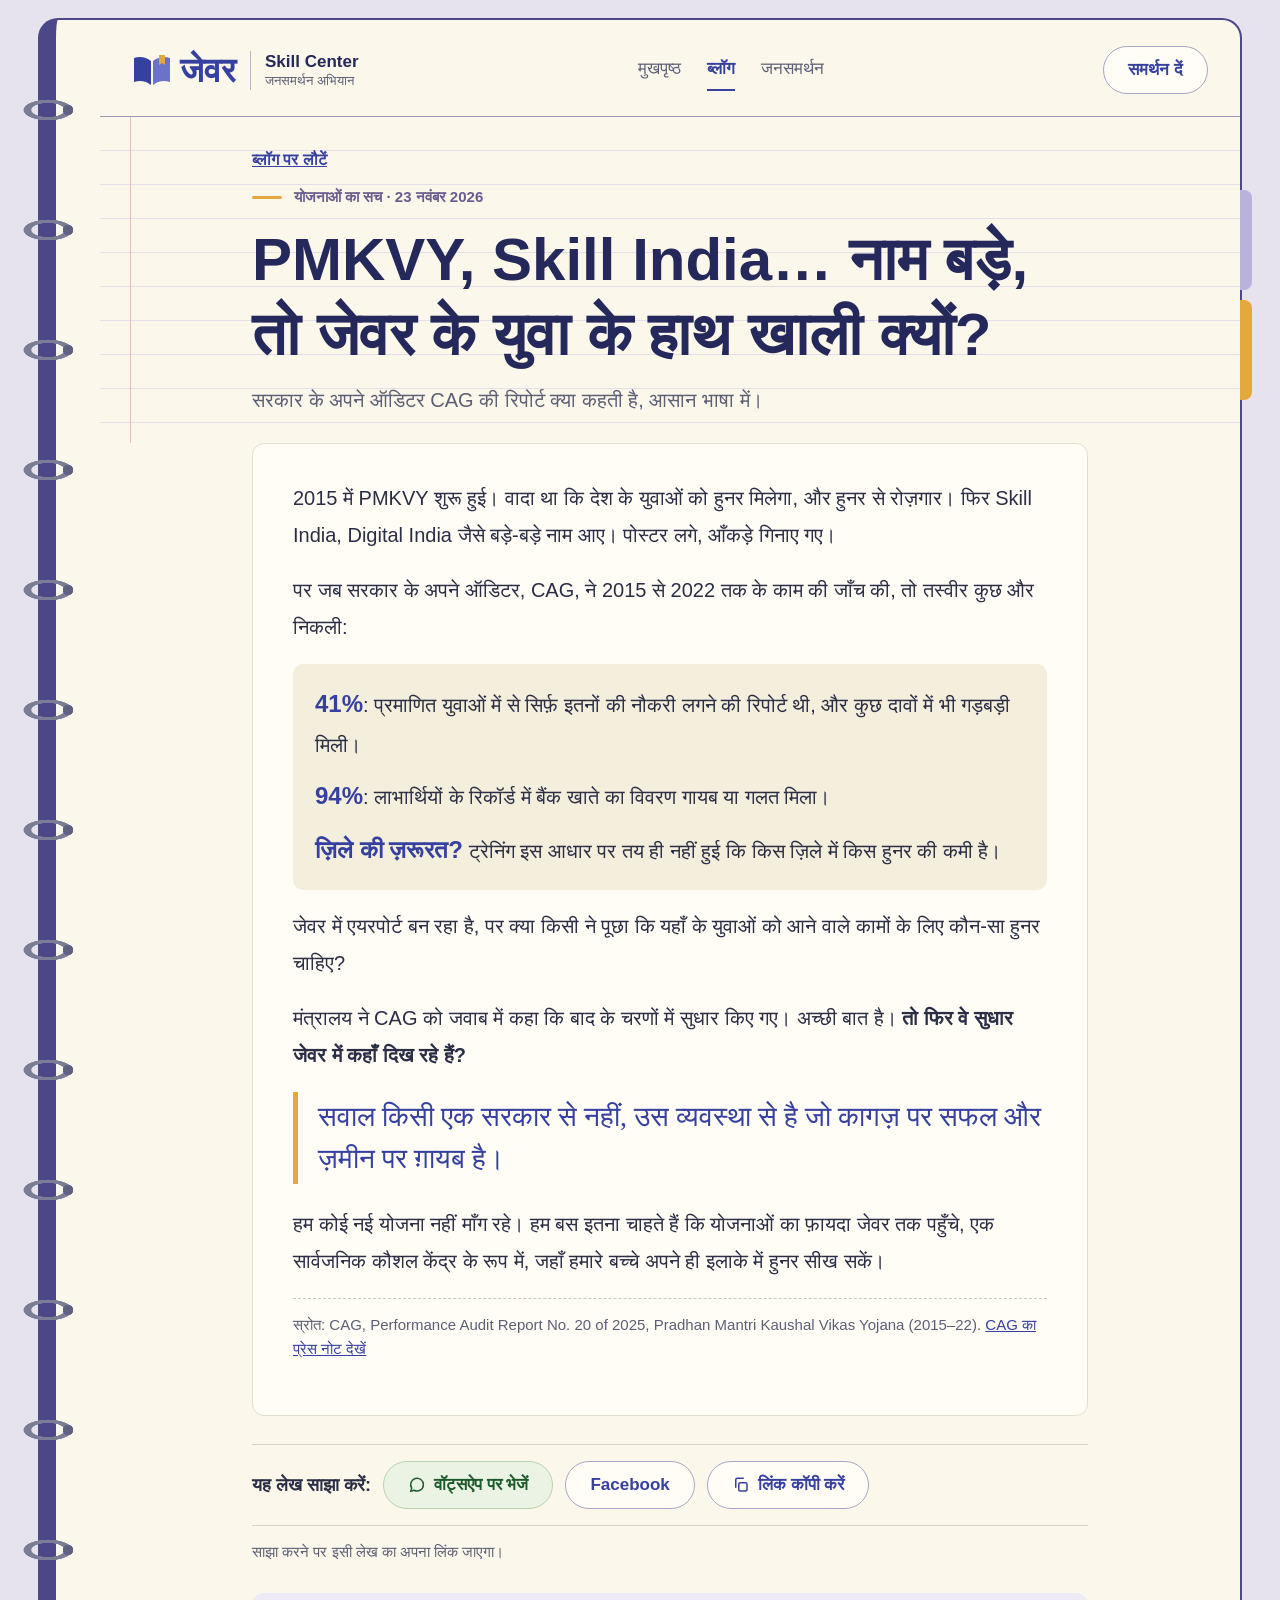
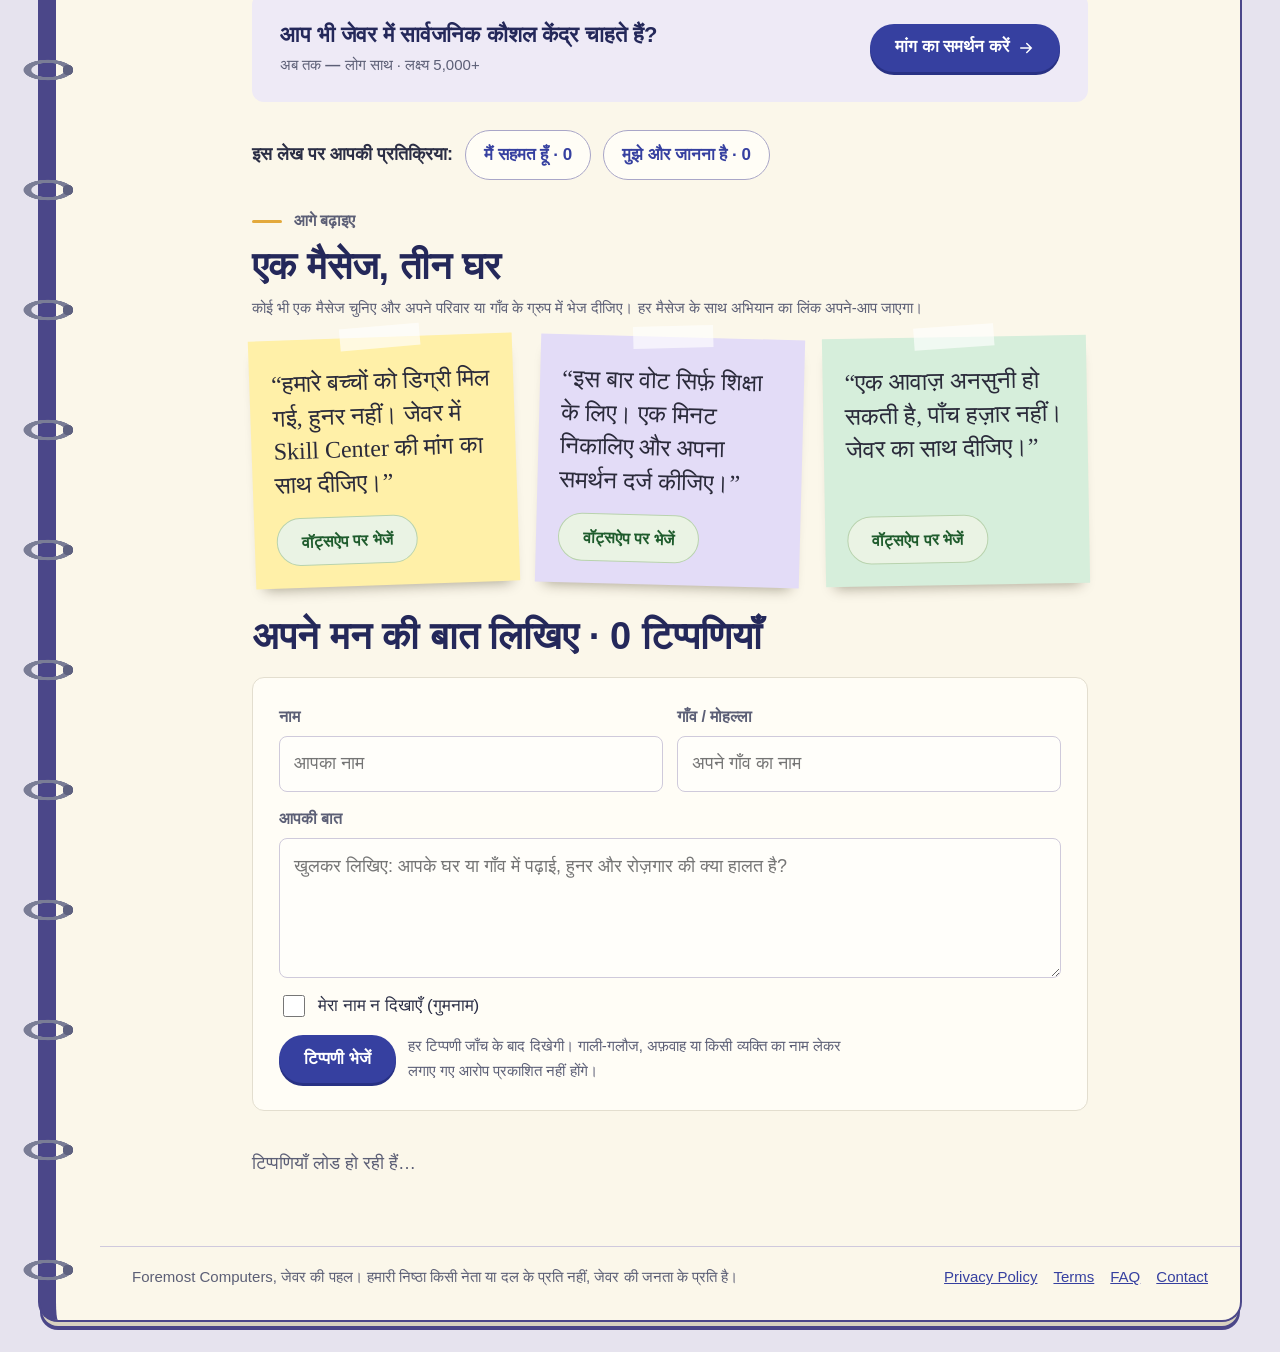
<file: lekh/pmkvy-skill-india.html>
<!doctype html>
<html lang="hi">
<head>
<meta charset="utf-8">
<meta name="viewport" content="width=device-width, initial-scale=1">
<meta http-equiv="Content-Security-Policy" content="default-src 'self'; script-src 'self'; style-src 'self' 'unsafe-inline' https://fonts.googleapis.com; font-src https://fonts.gstatic.com; img-src 'self' data: blob: https://czkkfprkhjdxjcgrgpqh.supabase.co; connect-src 'self' https://czkkfprkhjdxjcgrgpqh.supabase.co; object-src 'none'; base-uri 'self'; form-action 'self'; frame-src 'none'">
<meta name="referrer" content="strict-origin-when-cross-origin">
<link rel="icon" href="../assets/img/favicon.svg" type="image/svg+xml">
<title>PMKVY, Skill India… नाम बड़े, तो जेवर के युवा के हाथ खाली क्यों? | जन-आवाज़ की डायरी</title>
<meta name="description" content="सरकार के अपने ऑडिटर CAG की रिपोर्ट क्या कहती है, आसान भाषा में।">
<link rel="canonical" href="https://vickie-devil.github.io/jewar-kaushal/lekh/pmkvy-skill-india.html">
<meta property="og:type" content="article">
<meta property="og:title" content="PMKVY, Skill India… नाम बड़े, तो जेवर के युवा के हाथ खाली क्यों?">
<meta property="og:description" content="सरकार के अपने ऑडिटर CAG की रिपोर्ट क्या कहती है, आसान भाषा में।">
<meta property="og:url" content="https://vickie-devil.github.io/jewar-kaushal/lekh/pmkvy-skill-india.html">
<meta name="twitter:card" content="summary_large_image">
<link rel="preconnect" href="https://fonts.googleapis.com">
<link href="https://fonts.googleapis.com/css2?family=Hind:wght@400;600;700&family=Kalam:wght@400&display=swap" rel="stylesheet">
<link rel="stylesheet" href="../assets/style.css?v=20261125a">
</head>
<body data-slug="pmkvy-skill-india" data-root="../">
<div class="book">
<header class="site-head">
<div class="wrap">
<a class="logo" href="../index.html">
<span class="logo-mark"><svg width="40" height="34" viewBox="0 0 40 34" aria-hidden="true"><path d="M2 5c6-2 12-1 17 3v24c-5-4-11-5-17-3z" fill="#3640A0"/><path d="M38 5c-6-2-12-1-17 3v24c5-4 11-5 17-3z" fill="#6B73C9"/><path d="M27 2h6v10l-3-2-3 2z" fill="#E3A93C"/></svg>जेवर</span>
<span class="logo-text"><b>Skill Center</b><span>जनसमर्थन अभियान</span></span>
</a>
<nav class="site-nav" aria-label="मुख्य मेनू">
<a href="../index.html">मुखपृष्ठ</a>
<a href="../jan-awaaz.html" aria-current="page">ब्लॉग</a>
<a href="../index.html#samarthan">जनसमर्थन</a>
</nav>
<a class="btn btn-outline" href="../index.html#samarthan">समर्थन दें</a>
</div>
</header>

<section class="post-head ruled">
<div class="narrow">
<p class="crumb"><a href="../jan-awaaz.html">ब्लॉग पर लौटें</a></p>
<p class="post-meta">योजनाओं का सच · 23 नवंबर 2026</p>
<h1>PMKVY, Skill India… नाम बड़े, तो जेवर के युवा के हाथ खाली क्यों?</h1>
<p class="sub">सरकार के अपने ऑडिटर CAG की रिपोर्ट क्या कहती है, आसान भाषा में।</p>
</div>
</section>

<main class="post-main">
<div class="narrow">
<article class="article">
<p>2015 में PMKVY शुरू हुई। वादा था कि देश के युवाओं को हुनर मिलेगा, और हुनर से रोज़गार। फिर Skill India, Digital India जैसे बड़े-बड़े नाम आए। पोस्टर लगे, आँकड़े गिनाए गए।</p>
<p>पर जब सरकार के अपने ऑडिटर, CAG, ने 2015 से 2022 तक के काम की जाँच की, तो तस्वीर कुछ और निकली:</p>
<div class="factbox">
<p><strong>41%</strong>: प्रमाणित युवाओं में से सिर्फ़ इतनों की नौकरी लगने की रिपोर्ट थी, और कुछ दावों में भी गड़बड़ी मिली।</p>
<p><strong>94%</strong>: लाभार्थियों के रिकॉर्ड में बैंक खाते का विवरण गायब या गलत मिला।</p>
<p><strong>ज़िले की ज़रूरत?</strong> ट्रेनिंग इस आधार पर तय ही नहीं हुई कि किस ज़िले में किस हुनर की कमी है।</p>
</div>
<p>जेवर में एयरपोर्ट बन रहा है, पर क्या किसी ने पूछा कि यहाँ के युवाओं को आने वाले कामों के लिए कौन-सा हुनर चाहिए?</p>
<p>मंत्रालय ने CAG को जवाब में कहा कि बाद के चरणों में सुधार किए गए। अच्छी बात है। <b>तो फिर वे सुधार जेवर में कहाँ दिख रहे हैं?</b></p>
<blockquote>सवाल किसी एक सरकार से नहीं, उस व्यवस्था से है जो कागज़ पर सफल और ज़मीन पर ग़ायब है।</blockquote>
<p>हम कोई नई योजना नहीं माँग रहे। हम बस इतना चाहते हैं कि योजनाओं का फ़ायदा जेवर तक पहुँचे, एक सार्वजनिक कौशल केंद्र के रूप में, जहाँ हमारे बच्चे अपने ही इलाके में हुनर सीख सकें।</p>
<p class="source">स्रोत: CAG, Performance Audit Report No. 20 of 2025, Pradhan Mantri Kaushal Vikas Yojana (2015–22). <a href="https://cag.gov.in/uploads/PressRelease/PR-Press-Brief-Report-No-20-of-2025-English-06944f390e59d02-19424340.pdf" target="_blank" rel="noopener">CAG का प्रेस नोट देखें</a></p>
</article>

<section class="chips share" aria-label="यह लेख साझा करें">
<b>यह लेख साझा करें:</b>
<a class="btn btn-wa" data-share="wa" data-text="PMKVY, Skill India… नाम बड़े, तो जेवर के युवा के हाथ खाली क्यों? — यह लेख पढ़िए:" href="#"><svg viewBox="0 0 24 24" fill="none" stroke="currentColor" stroke-width="2" stroke-linecap="round" stroke-linejoin="round" aria-hidden="true"><path d="M20.5 11.6a8.5 8.5 0 0 1-12.6 7.4L3.5 20.5l1.5-4.3a8.5 8.5 0 1 1 15.5-4.6z"/></svg>वॉट्सऐप पर भेजें</a>
<button class="btn btn-outline" type="button" data-share="native"><svg viewBox="0 0 24 24" fill="none" stroke="currentColor" stroke-width="2" stroke-linecap="round" aria-hidden="true"><circle cx="18" cy="5" r="3"/><circle cx="6" cy="12" r="3"/><circle cx="18" cy="19" r="3"/><path d="M8.6 13.5l6.8 4M15.4 6.5l-6.8 4"/></svg>साझा करें</button>
<a class="btn btn-outline" data-share="fb" href="#">Facebook</a>
<button class="btn btn-outline" type="button" data-share="copy"><svg viewBox="0 0 24 24" fill="none" stroke="currentColor" stroke-width="2" stroke-linecap="round" stroke-linejoin="round" aria-hidden="true"><rect x="9" y="9" width="11" height="11" rx="2"/><path d="M5 15V5a2 2 0 0 1 2-2h8"/></svg>लिंक कॉपी करें</button>
</section>
<p class="share-note">साझा करने पर इसी लेख का अपना लिंक जाएगा।</p>

<section class="cta-band">
<p style="font-size:22px;font-weight:700">आप भी जेवर में सार्वजनिक कौशल केंद्र चाहते हैं? <span class="small" style="display:block;font-weight:400">अब तक <b data-total>—</b> लोग साथ · लक्ष्य 5,000+</span></p>
<a class="btn btn-primary" href="../index.html#samarthan">मांग का समर्थन करें <svg viewBox="0 0 24 24" fill="none" stroke="currentColor" stroke-width="2" stroke-linecap="round" aria-hidden="true"><path d="M5 12h14M13 6l6 6-6 6"/></svg></a>
</section>

<section class="chips" aria-label="इस लेख पर प्रतिक्रिया">
<b>इस लेख पर आपकी प्रतिक्रिया:</b>
<button class="chip" type="button" data-react="agree">मैं सहमत हूँ · <span data-n>0</span></button>
<button class="chip" type="button" data-react="know_more">मुझे और जानना है · <span data-n>0</span></button>
</section>

<section class="spread" aria-labelledby="spread-title">
<p class="kicker">आगे बढ़ाइए</p>
<h2 id="spread-title">एक मैसेज, तीन घर</h2>
<p class="small" style="margin:0 0 16px">कोई भी एक मैसेज चुनिए और अपने परिवार या गाँव के ग्रुप में भेज दीजिए। हर मैसेज के साथ अभियान का लिंक अपने-आप जाएगा।</p>
<div class="spread-grid">
<figure class="note"><blockquote>“हमारे बच्चों को डिग्री मिल गई, हुनर नहीं। जेवर में Skill Center की मांग का साथ दीजिए।”</blockquote><a class="btn btn-wa" data-share="wa" data-url="../index.html" data-text="हमारे बच्चों को डिग्री मिल गई, हुनर नहीं। जेवर में Skill Center की मांग का साथ दीजिए:" href="#">वॉट्सऐप पर भेजें</a></figure>
<figure class="note"><blockquote>“इस बार वोट सिर्फ़ शिक्षा के लिए। एक मिनट निकालिए और अपना समर्थन दर्ज कीजिए।”</blockquote><a class="btn btn-wa" data-share="wa" data-url="../index.html" data-text="इस बार वोट सिर्फ़ शिक्षा के लिए। एक मिनट निकालिए और अपना समर्थन दर्ज कीजिए:" href="#">वॉट्सऐप पर भेजें</a></figure>
<figure class="note"><blockquote>“एक आवाज़ अनसुनी हो सकती है, पाँच हज़ार नहीं। जेवर का साथ दीजिए।”</blockquote><a class="btn btn-wa" data-share="wa" data-url="../index.html" data-text="एक आवाज़ अनसुनी हो सकती है, पाँच हज़ार नहीं। जेवर का साथ दीजिए:" href="#">वॉट्सऐप पर भेजें</a></figure>
</div>
</section>

<section class="comments" aria-labelledby="c-title">
<h2 id="c-title">अपने मन की बात लिखिए · <span data-ccount>0</span> टिप्पणियाँ</h2>
<form class="cform" id="comment-form" novalidate>
<div class="hp" aria-hidden="true"><label>वेबसाइट<input name="website" type="text" tabindex="-1" autocomplete="off"></label></div>
<div class="replying" id="replying" hidden><span>जवाब दे रहे हैं: <b id="replying-name"></b></span><button type="button" id="reply-cancel">रद्द करें</button></div>
<div class="two">
<label class="field">नाम<input name="name" type="text" maxlength="60" placeholder="आपका नाम"></label>
<label class="field">गाँव / मोहल्ला<input name="village" type="text" maxlength="60" placeholder="अपने गाँव का नाम"></label>
</div>
<label class="field">आपकी बात<textarea name="body" maxlength="1500" placeholder="खुलकर लिखिए: आपके घर या गाँव में पढ़ाई, हुनर और रोज़गार की क्या हालत है?"></textarea></label>
<label class="check"><input name="anon" type="checkbox">मेरा नाम न दिखाएँ (गुमनाम)</label>
<div class="chips">
<button class="btn btn-primary" type="submit">टिप्पणी भेजें</button>
<p class="small" style="margin:0;max-width:460px">हर टिप्पणी जाँच के बाद दिखेगी। गाली-गलौज, अफ़वाह या किसी व्यक्ति का नाम लेकर लगाए गए आरोप प्रकाशित नहीं होंगे।</p>
</div>
<p class="msg" id="comment-msg" role="status" hidden></p>
</form>
<div class="clist" id="comment-list"><p class="empty">टिप्पणियाँ लोड हो रही हैं…</p></div>
</section>
</div>
</main>

<footer class="site-foot">
<div class="wrap">
<p>Foremost Computers, जेवर की पहल। हमारी निष्ठा किसी नेता या दल के प्रति नहीं, जेवर की जनता के प्रति है।</p>
<nav aria-label="Footer"><a href="../privacy.html">Privacy Policy</a><a href="../terms.html">Terms</a><a href="../index.html#sawal">FAQ</a><a href="../contact.html">Contact</a></nav>
</div>
</footer>
</div>
<script src="../assets/vendor/supabase-2.119.2.js"></script>
<script src="../assets/config.js?v=20261125a"></script>
<script src="../assets/app.js?v=20261125a"></script>
<script src="../assets/post.js?v=20261125a"></script>
</body>
</html>
</file>
<file: assets/style.css>
/* जेवर कौशल अभियान — हिंदी नोटबुक डिज़ाइन */
:root{
  --desk:#E6E3EE; --page:#FBF7EA; --card:#FFFDF6; --rule:#E2DEEA; --margin:#E8BDBD;
  --ink:#24285A; --text:#2B2E45; --muted:#5C5F76; --indigo:#3640A0; --indigo-dark:#283184;
  --binding:#4B4789; --saffron:#E3A93C; --soft:#EEEAF6; --sand:#F4EEDC;
  --wa-bg:#EAF3E4; --wa:#1E5B2C; --line:#D9D3C2;
}
*{box-sizing:border-box}
html{scroll-behavior:smooth}
@media (prefers-reduced-motion:reduce){html{scroll-behavior:auto}*{transition:none!important}}
body{margin:0;background:var(--desk);color:var(--text);font-family:'Hind',sans-serif;font-size:18px;line-height:1.65}
a{color:var(--indigo)}a:hover{color:var(--indigo-dark)}
:focus-visible{outline:3px solid var(--saffron);outline-offset:3px;border-radius:4px}
img{max-width:100%;display:block}
h1,h2,h3{color:var(--ink);font-weight:700;line-height:1.25}
.hand{font-family:'Kalam',cursive}
[hidden]{display:none!important}
.hp{position:absolute!important;left:-9999px;width:1px;height:1px;overflow:hidden}
.hero-grid > *,.join > *,.split > *,.desk > *,.feature > *,.two > *{min-width:0}
.sr-only{position:absolute;width:1px;height:1px;overflow:hidden;clip:rect(0 0 0 0);white-space:nowrap}
.small{font-size:15px;color:var(--muted)}
.empty{color:var(--muted)}

/* ---------- कॉपी (notebook) का ढाँचा ---------- */
.book{width:min(1260px,calc(100% - 80px));margin:20px auto 32px;background:var(--page);border-radius:18px;border-left:16px solid var(--binding);box-shadow:0 0 0 2px var(--binding),0 8px 0 -2px #D8D2C0,0 10px 0 0 var(--binding);position:relative;padding-left:44px}
.book::before{content:"";position:absolute;left:-36px;top:30px;bottom:30px;width:62px;background:radial-gradient(circle at 48px 60px,#5E6180 0 5px,transparent 5.5px),radial-gradient(ellipse 26px 11px at 28px 60px,transparent 0 62%,#7A7D96 66% 92%,transparent 96%);background-size:62px 120px;background-repeat:repeat-y;pointer-events:none}
.book::after{content:"";position:absolute;right:-12px;top:170px;width:12px;height:100px;background:#B9B3DC;border-radius:0 8px 8px 0;box-shadow:0 110px 0 #E3A93C;pointer-events:none}
.wrap{max-width:1140px;margin:0 auto;padding:0 32px}
.narrow{max-width:900px;margin:0 auto;padding:0 32px}
.ruled{background-image:linear-gradient(90deg,transparent 0,transparent 30px,var(--margin) 30px,var(--margin) 31.5px,transparent 31.5px),repeating-linear-gradient(transparent 0,transparent 33px,var(--rule) 33px,var(--rule) 34px)}

/* ---------- बटन ---------- */
.btn{display:inline-flex;align-items:center;justify-content:center;gap:8px;min-height:48px;padding:10px 24px;border-radius:999px;border:1.5px solid transparent;font:inherit;font-weight:700;font-size:17px;text-decoration:none;cursor:pointer;line-height:1.2}
.btn svg{width:18px;height:18px;flex:none}
.btn-primary,.btn-ink{background:var(--indigo);color:#fff;box-shadow:0 3px 0 var(--indigo-dark)}
.btn-primary:hover,.btn-ink:hover{background:var(--indigo-dark);color:#fff}
.btn-outline{background:var(--card);border-color:#A9A6C8;color:var(--indigo)}
.btn-outline:hover{border-color:var(--indigo)}
.btn-wa{background:var(--wa-bg);border-color:#B9D3AE;color:var(--wa)}
.btn-wa:hover{border-color:var(--wa);color:var(--wa)}
.btn[disabled]{opacity:.6;cursor:default}
.textlink{font-weight:700;text-underline-offset:5px}

/* ---------- हेडर ---------- */
.site-head .wrap{display:flex;flex-wrap:wrap;align-items:center;justify-content:space-between;gap:16px;padding-top:22px;padding-bottom:18px;border-bottom:1.5px solid #9C98B8}
.logo{display:flex;align-items:center;gap:14px;text-decoration:none;color:var(--ink)}
.logo-mark{display:flex;align-items:center;gap:8px;font-size:34px;font-weight:700;color:var(--indigo)}
.logo-text{border-left:1.5px solid #B9B5CF;padding-left:14px;display:flex;flex-direction:column;line-height:1.3}
.logo-text b{font-size:17px;color:var(--ink)}
.logo-text span{font-size:13px;color:var(--muted)}
.site-nav{display:flex;flex-wrap:wrap;gap:26px;font-size:17px}
.site-nav a{color:var(--muted);text-decoration:none;padding:6px 0}
.site-nav a[aria-current="page"]{color:var(--indigo);font-weight:700;border-bottom:2px solid var(--indigo)}

/* ---------- ब्रांड पट्टी ---------- */
.brandline{display:flex;flex-wrap:wrap;gap:8px 14px;align-items:center;margin:0;font-size:16px;color:var(--muted)}
.brandline b{background:var(--soft);color:var(--indigo);padding:3px 12px;border-radius:999px;font-size:15px}

/* ---------- हीरो ---------- */
.hero-grid{display:grid;grid-template-columns:1.05fr 1fr;gap:32px;align-items:center;padding-top:40px;padding-bottom:36px}
.hero-copy{padding-left:40px;display:flex;flex-direction:column;gap:18px}
.place{display:flex;align-items:center;gap:8px;margin:0;font-weight:700;color:var(--indigo);font-size:16px}
.hero-kick{margin:0;font-family:'Kalam',cursive;font-size:24px;color:#55597A}
.hero h1{margin:0;font-size:clamp(40px,5.2vw,68px);line-height:1.12;letter-spacing:-.5px}
.hero h1 .accent{color:var(--indigo);display:inline-block;position:relative}
.hero h1 .accent::after{content:"";position:absolute;left:4%;right:0;bottom:-6px;height:8px;background:var(--saffron);border-radius:8px;transform:rotate(-1deg);opacity:.85}
.hero .lead{margin:6px 0 0;font-size:20px;max-width:560px}
.hero .actions{display:flex;flex-wrap:wrap;gap:22px;align-items:center;margin-top:6px}
.hero-art{position:relative}
.hero-art img{width:100%;height:auto;filter:drop-shadow(0 18px 22px rgba(40,40,90,.18))}
.hero-art .scribble{position:absolute;right:4%;top:-6px;margin:0;font-family:'Kalam',cursive;font-size:20px;color:#55597A;transform:rotate(-4deg)}

/* ---------- समर्थन गिनती पट्टी ---------- */
.tally{margin:8px 0 0;background:var(--sand);border:1.5px solid #E1D7BC;border-radius:10px;box-shadow:0 3px 0 #E1D7BC;display:grid;grid-template-columns:1.3fr 1fr 1fr}
.tally > div{padding:22px 28px}
.tally > div + div{border-left:1.5px solid #D9CEB0}
.tally h2{margin:0 0 6px;font-size:24px}
.tally p{margin:0}
.tally .label{font-size:15px;font-weight:700;color:var(--muted)}
.tally .num{font-size:clamp(38px,4.6vw,56px);font-weight:700;line-height:1.1;color:var(--ink)}
.tally .goal{color:var(--indigo)}
.bar{height:10px;background:#E7DFC6;border-radius:6px;overflow:hidden;margin-top:10px}
.bar > span{display:block;height:100%;width:0;background:var(--indigo);transition:width .8s ease}

/* ---------- सेक्शन शीर्षक ---------- */
.section{padding:56px 0}
.kicker{display:flex;align-items:center;gap:12px;margin:0 0 8px;font-weight:700;color:var(--muted);font-size:16px}
.kicker::before{content:"";width:30px;height:3px;background:var(--saffron);border-radius:2px}
.sec-head{display:flex;flex-wrap:wrap;justify-content:space-between;align-items:end;gap:14px;margin-bottom:26px}
.sec-head h2{margin:0;font-size:clamp(32px,4vw,48px)}

/* ---------- डायरी / लेख कार्ड ---------- */
.feature{background:var(--card);border:1.5px solid #E3DECF;border-radius:12px;padding:16px;display:grid;grid-template-columns:minmax(240px,400px) 1fr;gap:34px;align-items:center}
.feature img{width:100%;aspect-ratio:3/2;object-fit:cover;border-radius:8px}
.feature .meta{margin:0 0 8px;font-size:15px;font-weight:700;color:#6A5C8E}
.feature h3{margin:0 0 10px;font-size:clamp(26px,3.2vw,40px)}
.feature h3 a{color:inherit;text-decoration:none}
.feature p.sum{margin:0 0 18px;color:var(--muted);font-size:19px}
.card-actions{display:flex;flex-wrap:wrap;gap:12px}
.more{display:grid;grid-template-columns:repeat(auto-fit,minmax(300px,1fr));gap:18px;margin-top:20px}
.mini{background:var(--card);border:1.5px solid #E3DECF;border-radius:10px;padding:12px;display:flex;gap:18px;align-items:center;text-decoration:none;color:var(--ink)}
.mini img{width:130px;aspect-ratio:4/3;object-fit:cover;border-radius:6px;flex:none}
.mini .cat{margin:0 0 4px;font-size:14px;font-weight:700;color:#6A5C8E}
.mini h3{margin:0;font-size:21px}
.mini:hover h3{color:var(--indigo)}
.ph{width:130px;aspect-ratio:4/3;border-radius:6px;flex:none;background:repeating-linear-gradient(transparent 0 15px,#D9D3E9 15px 16px),var(--soft)}

/* ---------- जनता की बातें (स्टिकी नोट) ---------- */
.notes{display:grid;grid-template-columns:repeat(auto-fit,minmax(230px,1fr));gap:30px 24px}
.note{margin:0;padding:28px 22px 22px;font-family:'Kalam',cursive;font-size:24px;line-height:1.4;color:#2A2A3A;box-shadow:0 10px 14px -9px rgba(40,30,0,.4);position:relative}
.note::before{content:"";position:absolute;top:-11px;left:calc(50% - 40px);width:80px;height:22px;background:rgba(255,255,255,.65);transform:rotate(-3deg)}
.note:nth-child(4n+1){background:#FFF0A8;transform:rotate(-2deg)}
.note:nth-child(4n+2){background:#E3DCF7;transform:rotate(1.5deg)}
.note:nth-child(4n+3){background:#D6EEDB;transform:rotate(-1deg)}
.note:nth-child(4n){background:#FFDCC8;transform:rotate(2deg)}

/* ---------- आँकड़े ---------- */
.facts{background:var(--ink);color:#fff;border-radius:14px;padding:36px;margin:0 32px}
.facts h2{color:#fff;margin:0 0 22px;font-size:clamp(28px,3.4vw,40px)}
.fact-grid{display:grid;grid-template-columns:repeat(auto-fit,minmax(220px,1fr));gap:16px}
.fact{background:var(--card);color:var(--text);border-radius:10px;padding:20px;display:flex;flex-direction:column;gap:4px}
.fact b{font-size:44px;color:var(--indigo);line-height:1.1}
.fact span{font-size:14px;color:var(--muted)}
.facts .question{margin:22px 0 0;font-size:21px;font-weight:600}
.facts .question em{font-style:normal;color:#F6D38C}

/* ---------- जनप्रतिनिधियों के लिए पट्टी ---------- */
.leader-band{padding:34px 0 0}
.leader{background:var(--ink);color:#EDEBFA;border-radius:14px;padding:30px 34px;display:grid;grid-template-columns:1fr auto;gap:24px;align-items:center}
.leader h2{color:#fff;margin:0 0 10px;font-size:clamp(26px,3.2vw,36px)}
.leader p{margin:0 0 8px}.leader b{color:#F6D38C}
.leader .kicker{color:#C9C6E8}
.leader .small{color:#C9C6E8}
.leader-acts{display:flex;flex-direction:column;gap:12px;align-items:center}
.leader .btn-primary{background:var(--saffron);color:#24285A;box-shadow:0 3px 0 #B9832A}
.leader .btn-primary:hover{background:#F0B955;color:#24285A}
.leader .textlink{color:#fff}
.contact-line{font-size:16px;margin:6px 0 0}
.leader .contact-line a{color:#F6D38C}
@media (max-width:900px){.leader{grid-template-columns:1fr}.leader-acts{align-items:flex-start}}
@media (max-width:640px){.leader{padding:24px 20px}}

/* ---------- खुला पत्र: एक वोट ---------- */
.letter{max-width:820px;margin:0 auto;background-color:var(--card);border:1.5px solid #E3DECF;border-radius:12px;box-shadow:0 6px 0 -1px #E1D7BC;padding:40px 44px 34px 64px;position:relative;font-size:20px;line-height:1.8}
.letter::before{content:"";position:absolute;top:-12px;left:calc(50% - 50px);width:100px;height:24px;background:rgba(227,169,60,.55);transform:rotate(-2deg)}
.letter h2{margin:0 0 16px;font-size:clamp(28px,3.6vw,40px)}
.letter p{margin:0 0 14px}
.letter .strong{font-weight:700;color:var(--ink)}
.letter-foot{display:flex;flex-wrap:wrap;gap:16px;align-items:center;justify-content:space-between;margin-top:10px}
.letter .sign{margin:0;font-family:'Kalam',cursive;font-size:24px;color:var(--indigo)}
@media (max-width:640px){.letter{padding:30px 20px 24px;font-size:18px}}

/* ---------- फ़ॉर्म ---------- */
.join{display:grid;grid-template-columns:1fr 1fr;gap:44px;align-items:start}
.card-form{background:var(--card);border:1.5px solid #E3DECF;border-radius:12px;padding:28px;display:flex;flex-direction:column;gap:16px}
.card-form h2{margin:0;font-size:30px}
.field{display:flex;flex-direction:column;gap:6px;font-weight:700;font-size:16px;color:var(--muted)}
.field input,.field textarea,.field select{width:100%;max-width:100%;font:inherit;font-weight:400;font-size:18px;color:var(--text);padding:12px 14px;border:1.5px solid #CFCADB;border-radius:8px;background:#FFFEFA}
.field input:focus,.field textarea:focus,.field select:focus{border-color:var(--indigo);outline:none;box-shadow:0 0 0 3px #D6D8F3}
.field textarea{resize:vertical;min-height:140px;line-height:1.7}
.check{display:flex;gap:10px;align-items:flex-start;font-size:17px}
.check input{width:22px;height:22px;margin-top:3px;flex:none;accent-color:var(--indigo)}
.msg{margin:0;padding:12px 14px;border-radius:8px;font-weight:600}
.msg.ok{background:#E4F2E6;color:#1C5530}
.msg.err{background:#FBE3DC;color:#8A2E07}
.thanks{display:flex;flex-direction:column;gap:14px}
.pledge{font-size:20px;line-height:1.7}
.pledge .q{font-family:'Kalam',cursive;font-size:clamp(28px,3.2vw,36px);line-height:1.4;color:var(--indigo);margin:0 0 18px}

/* ---------- गाँव और पहल ---------- */
.split{display:grid;grid-template-columns:1fr 1fr;gap:36px}
.split h2{margin:0 0 10px;font-size:30px}
.vrow{display:flex;justify-content:space-between;border-bottom:1px dashed #CFC8B2;padding:8px 0}
.boxed{background:var(--soft);border-radius:12px;padding:28px;display:flex;flex-direction:column;gap:12px}
.boxed p{margin:0}

/* ---------- सवाल-जवाब ---------- */
.faq details{border-bottom:1px solid var(--line);padding:14px 0}
.faq summary{font-weight:700;cursor:pointer;color:var(--ink)}
.faq details p{margin:8px 0 0}

/* ---------- फ़ुटर ---------- */
.site-foot .wrap{display:flex;flex-wrap:wrap;justify-content:space-between;gap:14px;padding-top:18px;padding-bottom:30px;border-top:1.5px solid #CFC9DD;font-size:15px;color:var(--muted)}
.site-foot p{margin:0;max-width:640px}
.site-foot nav{display:flex;gap:16px}

/* ---------- लेख पन्ना ---------- */
.post-head .narrow{padding-top:30px;padding-bottom:26px;display:flex;flex-direction:column;gap:12px}
.crumb{margin:0;font-size:16px;font-weight:700}
.post-meta{margin:0;display:flex;align-items:center;gap:12px;font-size:15px;font-weight:700;color:#6A5C8E}
.post-meta::before{content:"";width:30px;height:3px;background:var(--saffron);border-radius:2px}
.post-tag{display:none}
.post-head h1{margin:0;font-size:clamp(34px,5vw,60px)}
.post-head .sub{margin:0;font-size:20px;color:var(--muted)}
.post-main .narrow{padding-bottom:50px;display:flex;flex-direction:column;gap:28px}
.post-cover{width:100%;aspect-ratio:16/9;object-fit:cover;border-radius:10px}
.article{background:var(--card);border:1.5px solid #E3DECF;border-radius:12px;padding:36px 40px;font-size:20px;line-height:1.85}
.article p{margin:0 0 18px}
.article h2{font-size:26px;margin:28px 0 12px}
.article h2:first-child{margin-top:0}
.factbox{background:var(--sand);border-radius:10px;padding:18px 22px;margin:0 0 18px}
.factbox p{margin:0 0 10px}.factbox p:last-child{margin:0}
.factbox strong{color:var(--indigo);font-size:24px}
.article blockquote{margin:8px 0 22px;padding:4px 0 4px 20px;border-left:5px solid var(--saffron);font-family:'Kalam',cursive;font-size:28px;line-height:1.5;color:var(--indigo)}
.source{font-size:15px;line-height:1.6;color:var(--muted);border-top:1px dashed #CFC8B2;padding-top:14px;margin:0}
.cta-band{background:var(--soft);border-radius:12px;padding:24px 28px;display:flex;flex-wrap:wrap;gap:18px;align-items:center;justify-content:space-between}
.cta-band p{margin:0;color:var(--ink)}
.chips{display:flex;flex-wrap:wrap;gap:12px;align-items:center}
.chip{font:inherit;font-size:17px;font-weight:600;background:var(--card);border:1.5px solid #A9A6C8;color:var(--indigo);padding:10px 18px;border-radius:999px;min-height:48px;cursor:pointer}
.chip[aria-pressed="true"]{background:var(--indigo);border-color:var(--indigo);color:#fff}
.share{border-top:1px solid var(--line);border-bottom:1px solid var(--line);padding:16px 0}
.share-note{margin:-14px 0 0;font-size:15px;color:var(--muted)}
.poll-grid{display:grid;grid-template-columns:repeat(auto-fit,minmax(240px,1fr));gap:10px}
.result{display:flex;flex-direction:column;gap:4px;font-size:17px}
.comments h2{margin:0 0 16px;font-size:clamp(28px,3.4vw,38px)}
.cform{background:var(--card);border:1.5px solid #E3DECF;border-radius:12px;padding:26px;display:flex;flex-direction:column;gap:14px}
.two{display:grid;grid-template-columns:repeat(auto-fit,minmax(min(220px,100%),1fr));gap:14px}
.replying{display:flex;gap:10px;align-items:center;background:var(--soft);padding:8px 12px;border-radius:8px}
.replying button{font:inherit;background:none;border:none;color:#8A2E07;font-weight:700;cursor:pointer;min-height:40px}
.clist{display:flex;flex-direction:column;gap:14px;margin-top:20px}
.comment{background:var(--card);border:1.5px solid #E3DECF;border-radius:10px;padding:18px 20px}
.comment .who{margin:0 0 6px;font-size:16px;color:var(--muted)}.comment .who b{color:var(--ink)}
.comment .body{margin:0 0 8px;font-size:18px;line-height:1.7;white-space:pre-line}
.comment .acts{display:flex;gap:16px}
.comment .acts button{font:inherit;font-size:16px;font-weight:600;background:none;border:none;color:var(--indigo);cursor:pointer;min-height:44px;padding:0}
.reply{margin:10px 0 0 26px;background:#F7F5FC;border-left:4px solid #B9B5DA;border-radius:6px;padding:12px 14px}
.reply.official{background:var(--soft);border-left-color:var(--indigo)}

/* ---------- एक मैसेज, तीन घर ---------- */
.spread h2{margin:0 0 6px;font-size:clamp(28px,3.4vw,38px)}
.spread-grid{display:grid;grid-template-columns:repeat(auto-fit,minmax(230px,1fr));gap:28px 22px}
.spread .note{display:flex;flex-direction:column;justify-content:space-between;gap:16px}
.spread .note blockquote{margin:0}
.spread .note .btn{font-family:'Hind',sans-serif;font-size:16px;align-self:flex-start}

/* ---------- जानकारी पन्ने (Privacy, Terms, Contact) ---------- */
.doc{background:var(--card);border:1.5px solid #E3DECF;border-radius:12px;padding:34px 40px;line-height:1.75}
.doc h2{font-size:24px;margin:26px 0 8px}.doc h2:first-child{margin-top:0}
.doc p,.doc li{font-size:18px}
.doc ul{padding-left:22px}
.contact-grid{display:grid;grid-template-columns:repeat(auto-fit,minmax(240px,1fr));gap:16px}
.contact-card{background:var(--card);border:1.5px solid #E3DECF;border-radius:12px;padding:22px;display:flex;flex-direction:column;gap:8px}
.contact-card b{font-size:20px;color:var(--ink)}
@media (max-width:640px){.doc{padding:24px 20px}}

/* ---------- लेखक कक्ष ---------- */
.desk{display:grid;grid-template-columns:1.4fr 1fr;gap:26px;align-items:start}
.desk-side{background:var(--sand);border:1.5px solid #E1D7BC;border-radius:12px;padding:22px;display:flex;flex-direction:column;gap:14px;position:sticky;top:16px}
.og-card{background:var(--card);border:1.5px solid #E3DECF;border-radius:10px;overflow:hidden}
.og-card img,.og-card .ph{width:100%;aspect-ratio:16/9;object-fit:cover;border-radius:0}
.og-card div{padding:12px 14px}
.og-card b{display:block;font-size:19px;color:var(--ink);line-height:1.35}
.drafts{display:flex;flex-direction:column;gap:8px}
.drafts button{font:inherit;text-align:left;background:var(--card);border:1.5px solid #E3DECF;border-radius:8px;padding:10px 12px;cursor:pointer;color:var(--ink)}
.preview-frame{width:100%;height:760px;border:1.5px solid #CFCADB;border-radius:12px;background:#fff}
.steps{margin:0;padding-left:22px}.steps li{margin-bottom:6px}
code{background:var(--soft);padding:1px 6px;border-radius:4px;font-size:.9em}

@media (min-width:901px){.hero h1 .accent{white-space:nowrap}}
/* ---------- मोबाइल ---------- */
@media (max-width:900px){
  .hero-grid,.join,.split,.desk,.feature{grid-template-columns:1fr}
  .hero-copy{padding-left:12px}
  .tally{grid-template-columns:1fr 1fr}
  .tally > div:first-child{grid-column:1/-1;border-bottom:1.5px solid #D9CEB0}
  .tally > div:nth-child(2){border-left:0}
  .desk-side{position:static}
}
@media (max-width:640px){
  body{font-size:17px}
  .book{width:100%;margin:0;border-radius:0;border-left-width:8px;padding-left:0;box-shadow:none}
  .book::before,.book::after{display:none}
  .wrap,.narrow{padding:0 18px}
  .ruled{background-image:repeating-linear-gradient(transparent 0,transparent 33px,var(--rule) 33px,var(--rule) 34px)}
  .site-nav{gap:18px;font-size:16px}
  .logo-mark{font-size:28px}
  .hero-grid{padding-top:24px}
  .hero-copy{padding-left:0}
  .tally > div{padding:16px 18px}
  .facts{margin:0 12px;padding:24px 18px}
  .article{padding:24px 20px}
  .mini img,.ph{width:96px}
  .card-actions .btn{flex:1 1 auto}
}

/* ---------- परिचय + ध्यान खींचने वाली पंक्तियाँ (ट्रायल) ---------- */
.intro{display:grid;grid-template-columns:minmax(200px,280px) 1fr;gap:44px;align-items:center;background:var(--card);border:1.5px solid #E3DECF;border-radius:14px;padding:34px}
.intro > *{min-width:0}
.polaroid{margin:0;background:#fff;padding:12px 12px 14px;box-shadow:0 12px 24px -10px rgba(36,40,90,.35);transform:rotate(-2.5deg);position:relative}
.polaroid::before{content:"";position:absolute;top:-12px;left:calc(50% - 46px);width:92px;height:24px;background:rgba(227,169,60,.6);transform:rotate(3deg)}
.polaroid img{width:100%;height:auto;aspect-ratio:4/5;object-fit:cover}
.polaroid figcaption{font-family:'Kalam',cursive;font-size:20px;text-align:center;color:var(--ink);margin-top:8px}
.intro h2{margin:0 0 12px;font-size:clamp(30px,3.6vw,42px)}
.intro p{margin:0 0 12px;font-size:19px}
.scrawl{font-family:'Kalam',cursive;font-size:26px!important;color:var(--indigo);transform:rotate(-1deg);display:inline-block}
/* बोलते गुब्बारे (speech bubbles) */
.bubble{position:relative;margin:0;font-family:'Kalam',cursive;font-size:20px;line-height:1.4;padding:16px 20px 14px;border-radius:22px;max-width:320px;box-shadow:0 14px 28px -12px rgba(36,40,90,.45)}
.bubble b{font-weight:700}
.bubble::after{content:"";position:absolute;width:26px;height:26px;transform:rotate(45deg);border-radius:4px}
.b-hero{background:var(--indigo);color:#fff;position:absolute;right:-24px;top:-58px;transform:rotate(3deg);z-index:2}
.b-hero b{color:#F6D38C}
.b-hero::after{background:var(--indigo);bottom:-10px;left:42px}
.b-diary{background:#FFF0A8;color:#2A2A3A;border:2px dashed #E3A93C;transform:rotate(-2deg);align-self:center}
.b-diary b{color:#8A2E07}
.b-diary::after{background:#FFF0A8;left:-11px;top:calc(50% - 13px);border-left:2px dashed #E3A93C;border-bottom:2px dashed #E3A93C}
.b-leader{background:var(--saffron);color:#24285A;transform:rotate(-3deg);margin-bottom:8px}
.b-leader b{color:#fff}
.b-leader::after{background:var(--saffron);bottom:-10px;left:calc(50% - 13px)}
.bubble.pop{opacity:0;scale:.6}
.bubble.pop.in{animation:pop .55s cubic-bezier(.2,1.6,.4,1) forwards}
@keyframes pop{0%{opacity:0;scale:.6}100%{opacity:1;scale:1}}
@media (prefers-reduced-motion:reduce){.bubble.pop{opacity:1;scale:1}.bubble.pop.in{animation:none}}
@media (max-width:900px){.intro{grid-template-columns:1fr;padding:24px}.polaroid{max-width:260px;margin:0 auto}.b-hero{position:relative;right:auto;top:auto;margin:0 auto 22px;transform:rotate(-2deg)}}
@media (max-width:640px){.bubble{font-size:18px;max-width:100%}.b-diary::after{display:none}}
</file>
<file: assets/admin.css>
.admin-main{padding-top:28px;padding-bottom:40px;min-height:60vh}
.login-card{max-width:460px;margin:30px auto}
.tabs{display:flex;flex-wrap:wrap;gap:8px;margin-bottom:22px;border-bottom:1.5px solid #CFC9DD}
.tabs button{font:inherit;font-weight:700;font-size:17px;background:none;border:0;border-bottom:3px solid transparent;padding:10px 14px;color:var(--muted);cursor:pointer;min-height:44px}
.tabs button[aria-current="page"]{color:var(--indigo);border-bottom-color:var(--indigo)}
.badge{background:#C2410C;color:#fff;border-radius:999px;padding:0 8px;font-size:14px}
.stat-grid{display:grid;grid-template-columns:repeat(auto-fit,minmax(200px,1fr));gap:14px}
.stat{background:var(--card);border:1.5px solid #E3DECF;border-radius:12px;padding:18px}
.stat b{display:block;font-size:40px;color:var(--indigo);line-height:1.1}
.toolbar{display:flex;flex-wrap:wrap;gap:12px;align-items:flex-end;margin-bottom:14px}
.table-wrap{overflow-x:auto;background:var(--card);border:1.5px solid #E3DECF;border-radius:12px}
table.data{width:100%;border-collapse:collapse;font-size:16px}
table.data th,table.data td{padding:10px 12px;border-bottom:1px solid #EEE8D8;text-align:left;white-space:nowrap}
table.data th{background:var(--sand);color:var(--ink);position:sticky;top:0}
.linkbtn{font:inherit;background:none;border:0;color:#B42318;font-weight:700;cursor:pointer;min-height:40px}
.linkbtn.ok{color:#1C5530}.linkbtn.blue{color:var(--indigo)}
.post-rows{display:flex;flex-direction:column;gap:10px;margin-bottom:22px}
.post-row{background:var(--card);border:1.5px solid #E3DECF;border-radius:10px;padding:14px 16px;display:flex;flex-wrap:wrap;gap:10px;align-items:center;justify-content:space-between}
.post-row b{color:var(--ink)}
.pill{font-size:13px;font-weight:700;padding:2px 10px;border-radius:999px;background:#E4F2E6;color:#1C5530}
.pill.off{background:#F1EEE4;color:var(--muted)}
.reply-box{display:flex;gap:8px;margin-top:8px}
.reply-box input{flex:1;font:inherit;padding:8px 10px;border:1.5px solid #CFCADB;border-radius:8px}
</file>
